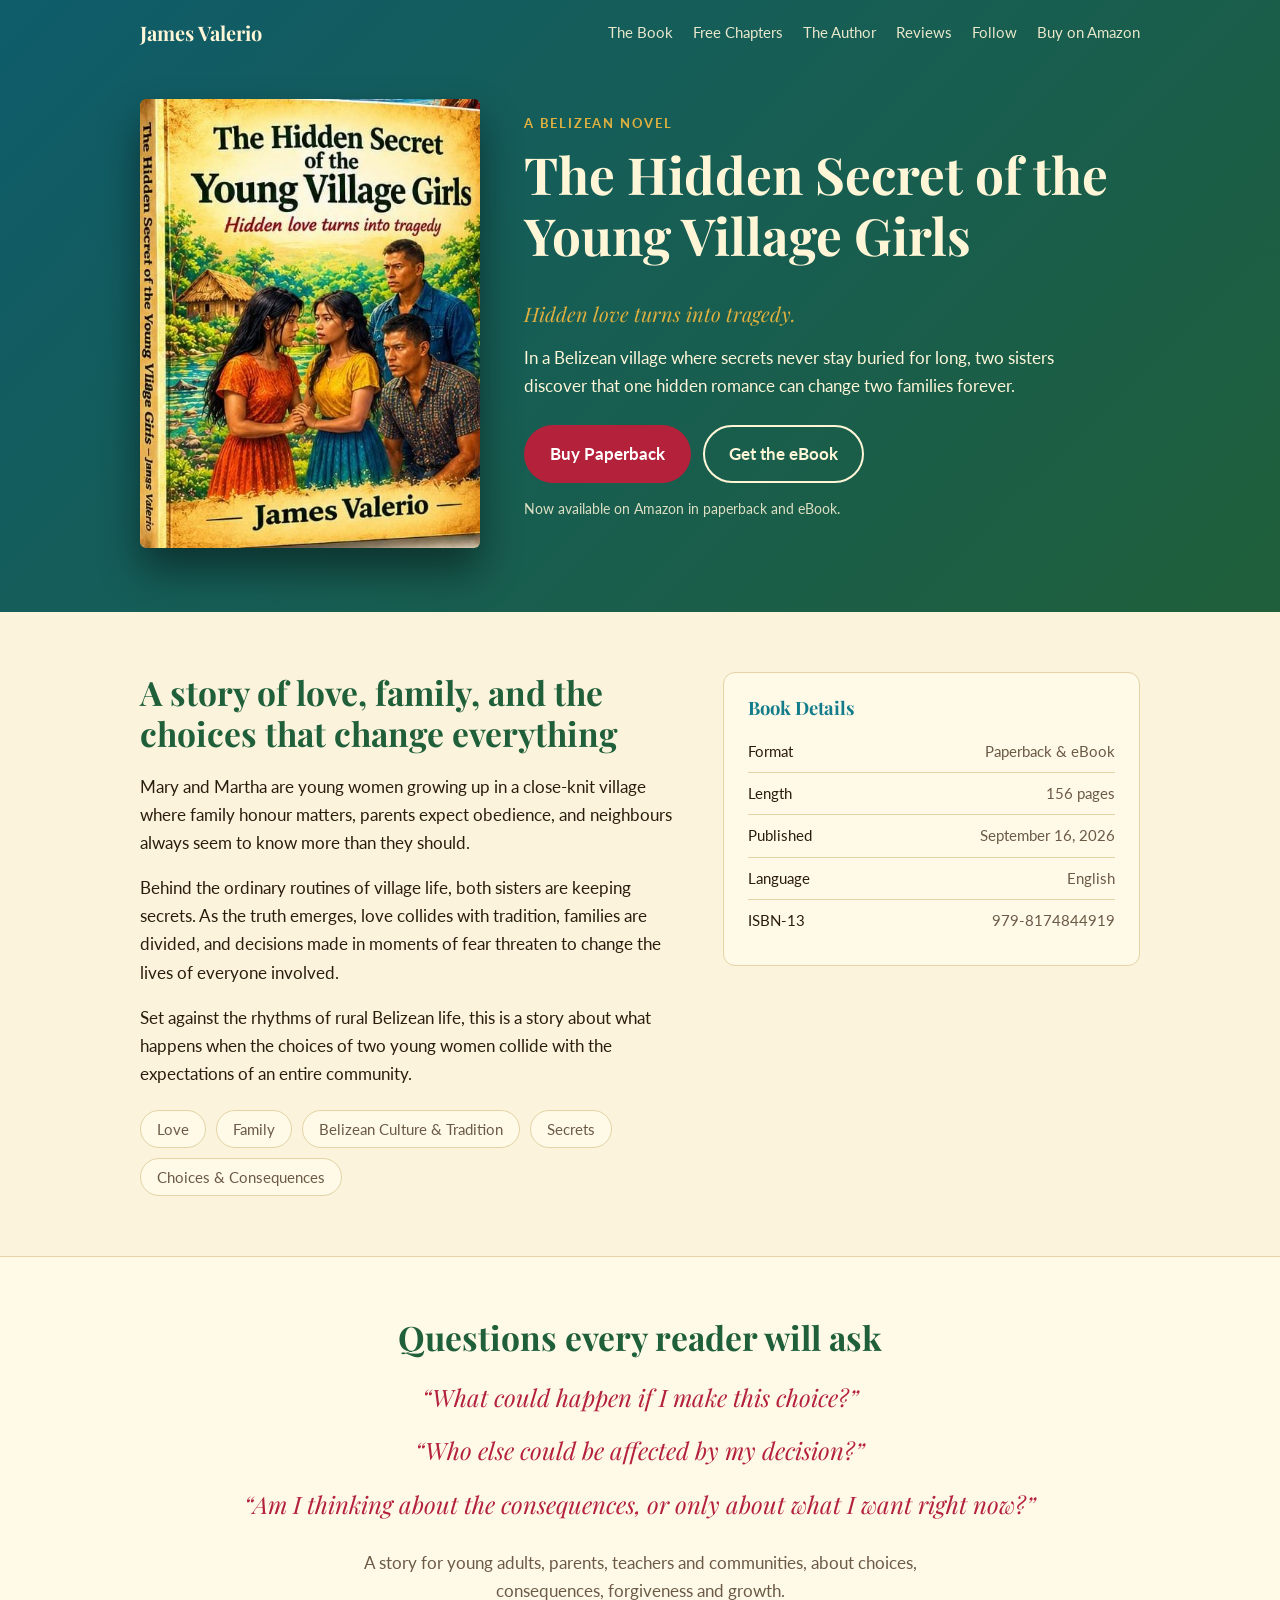
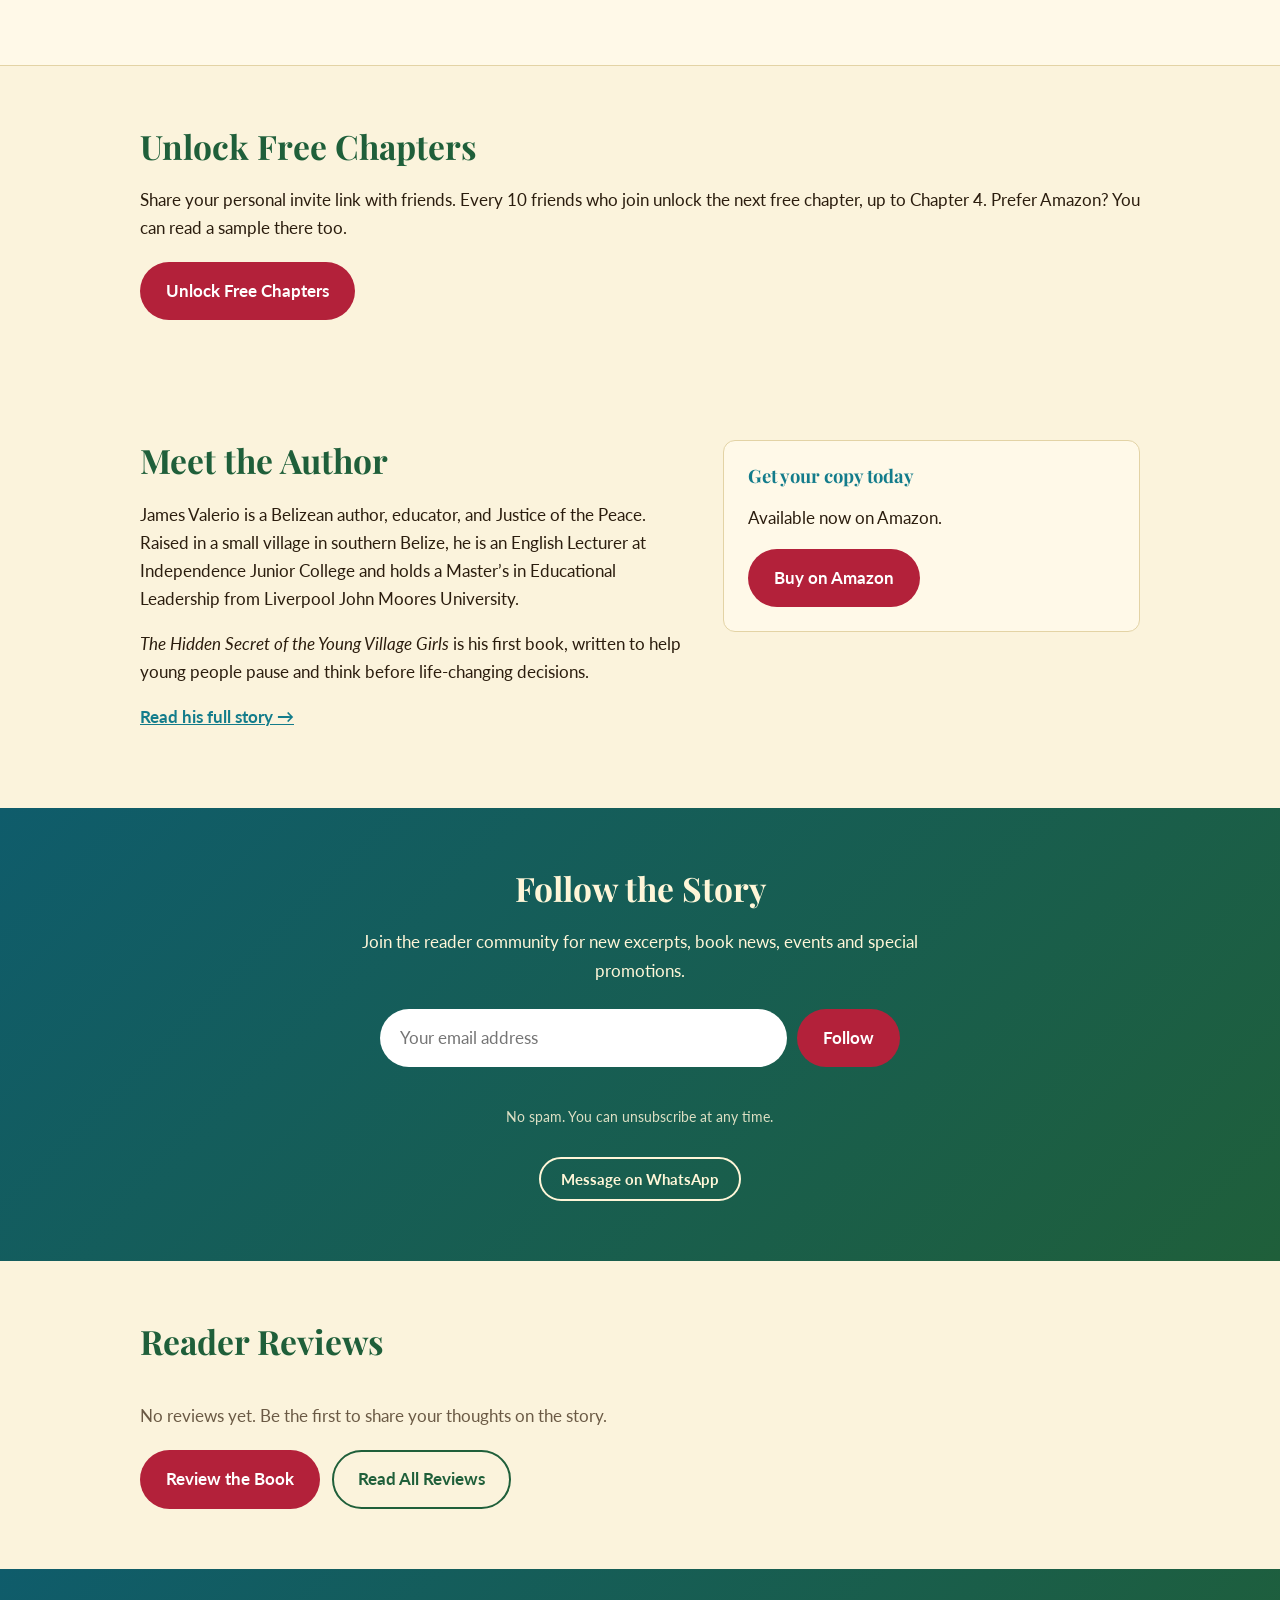
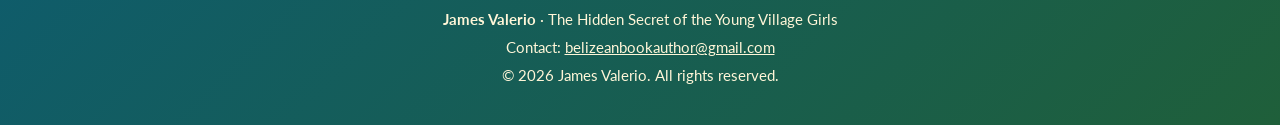
<file: index.html>
<!DOCTYPE html>
<html lang="en">
<head>
<meta charset="utf-8">
<meta name="viewport" content="width=device-width, initial-scale=1, viewport-fit=cover">
<title>The Hidden Secret of the Young Village Girls | A Belizean Novel by James Valerio</title>
<meta name="description" content="A Belizean novel of love, family, culture and the choices that change everything, by James Valerio. Available on Amazon in paperback and eBook. Unlock free chapters.">
<link rel="icon" href="favicon.ico" sizes="any">
<link rel="icon" href="favicon.svg" type="image/svg+xml">
<link rel="icon" href="favicon-32.png" type="image/png" sizes="32x32">
<link rel="apple-touch-icon" href="apple-touch-icon.png">
<link rel="manifest" href="site.webmanifest">
<meta name="theme-color" content="#0F5C6B">
<link rel="canonical" href="https://abelizeannovel.pages.dev/">
<meta property="og:site_name" content="James Valerio, Author">
<meta property="og:type" content="book">
<meta property="og:title" content="The Hidden Secret of the Young Village Girls | A Belizean Novel by James Valerio">
<meta property="og:description" content="A Belizean novel of love, family, culture and the choices that change everything, by James Valerio. Available on Amazon in paperback and eBook. Unlock free chapters.">
<meta property="og:url" content="https://abelizeannovel.pages.dev/">
<meta property="og:image" content="https://abelizeannovel.pages.dev/images/share.jpg">
<meta property="og:image:width" content="1200">
<meta property="og:image:height" content="630">
<meta property="og:image:alt" content="The Hidden Secret of the Young Village Girls by James Valerio, a Belizean novel">
<meta name="twitter:card" content="summary_large_image">
<meta name="twitter:title" content="The Hidden Secret of the Young Village Girls | A Belizean Novel by James Valerio">
<meta name="twitter:description" content="A Belizean novel of love, family, culture and the choices that change everything, by James Valerio. Available on Amazon in paperback and eBook. Unlock free chapters.">
<meta name="twitter:image" content="https://abelizeannovel.pages.dev/images/share.jpg">
<script type="application/ld+json">
{
  "@context": "https://schema.org",
  "@type": "Book",
  "name": "The Hidden Secret of the Young Village Girls",
  "alternativeHeadline": "Hidden love turns into tragedy",
  "author": {
    "@type": "Person",
    "name": "James Valerio",
    "url": "https://abelizeannovel.pages.dev/about.html"
  },
  "inLanguage": "en",
  "genre": "Belizean and Caribbean cultural novel",
  "description": "In a Belizean village where secrets never stay buried for long, two sisters discover that one hidden romance can change two families forever.",
  "image": "https://abelizeannovel.pages.dev/images/share.jpg",
  "url": "https://abelizeannovel.pages.dev/",
  "datePublished": "2026-09-16",
  "numberOfPages": 156,
  "publisher": {
    "@type": "Organization",
    "name": "Independently published"
  },
  "isbn": "9798174844919",
  "workExample": [
    {
      "@type": "Book",
      "bookFormat": "https://schema.org/Paperback",
      "isbn": "9798174844919",
      "url": "https://www.amazon.com/dp/B0HKVCFZZQ"
    },
    {
      "@type": "Book",
      "bookFormat": "https://schema.org/EBook",
      "url": "https://www.amazon.com/dp/B0HKVCFZZQ"
    }
  ]
}
</script>
<link rel="preconnect" href="https://fonts.googleapis.com">
<link rel="preconnect" href="https://fonts.gstatic.com" crossorigin>
<link href="https://fonts.googleapis.com/css2?family=Playfair+Display:wght@600;700&family=Lato:wght@400;700&display=swap" rel="stylesheet">
<link rel="stylesheet" href="css/style.css">
  <meta name="google-site-verification" content="QlOdJtveQtqfkmyfO0rqLwj7HkNF2HQE8Sh2CJdxcz8" />
  <meta name="p:domain_verify" content="bacd881429000dadc035f189c14fcaae"/>
</head>
<body>
<header>
  <div class="wrap">
    <div class="bar">
      <a class="brand" href="#top">James Valerio</a>
      <nav>
        <a href="#book">The Book</a>
        <a href="#sample">Free Chapters</a>
        <a href="about.html">The Author</a>
        <a href="reviews.html">Reviews</a>
        <a href="#follow">Follow</a>
        <a href="https://www.amazon.com/dp/B0HKVCFZZQ" target="_blank" rel="noopener">Buy on Amazon</a>
      </nav>
    </div>
    <div class="hero" id="top">
      <img class="cover" src="images/cover.jpg" width="466" height="616" alt="Book cover of The Hidden Secret of the Young Village Girls by James Valerio">
      <div>
        <p class="kicker">A Belizean Novel</p>
        <h1>The Hidden Secret of the Young Village Girls</h1>
        <p class="tag">Hidden love turns into tragedy.</p>
        <p class="hook">In a Belizean village where secrets never stay buried for long, two sisters discover that one hidden romance can change two families forever.</p>
        <div class="btns">
          <a class="btn p" href="https://www.amazon.com/dp/B0HKVCFZZQ" target="_blank" rel="noopener">Buy Paperback</a>
          <a class="btn s" href="https://www.amazon.com/dp/B0HKVCFZZQ" target="_blank" rel="noopener">Get the eBook</a>
        </div>
        <p class="small">Now available on Amazon in paperback and eBook.</p>
      </div>
    </div>
  </div>
</header>

<section id="book">
  <div class="wrap two">
    <div>
      <h2>A story of love, family, and the choices that change everything</h2>
      <p>Mary and Martha are young women growing up in a close-knit village where family honour matters, parents expect obedience, and neighbours always seem to know more than they should.</p>
      <p>Behind the ordinary routines of village life, both sisters are keeping secrets. As the truth emerges, love collides with tradition, families are divided, and decisions made in moments of fear threaten to change the lives of everyone involved.</p>
      <p>Set against the rhythms of rural Belizean life, this is a story about what happens when the choices of two young women collide with the expectations of an entire community.</p>
      <div class="chips">
        <span class="chip">Love</span><span class="chip">Family</span><span class="chip">Belizean Culture &amp; Tradition</span><span class="chip">Secrets</span><span class="chip">Choices &amp; Consequences</span>
      </div>
    </div>
    <div class="card" id="details">
      <h3>Book Details</h3>
      <ul>
        <li>Format <span>Paperback &amp; eBook</span></li>
        <li>Length <span>156 pages</span></li>
        <li>Published <span>September 16, 2026</span></li>
        <li>Language <span>English</span></li>
        <li>ISBN-13 <span>979-8174844919</span></li>
      </ul>
    </div>
  </div>
</section>

<section class="ask center">
  <div class="wrap">
    <h2>Questions every reader will ask</h2>
    <blockquote>&ldquo;What could happen if I make this choice?&rdquo;</blockquote>
    <blockquote>&ldquo;Who else could be affected by my decision?&rdquo;</blockquote>
    <blockquote>&ldquo;Am I thinking about the consequences, or only about what I want right now?&rdquo;</blockquote>
    <p>A story for young adults, parents, teachers and communities, about choices, consequences, forgiveness and growth.</p>
  </div>
</section>

<section id="sample">
  <div class="wrap">
    <h2>Unlock Free Chapters</h2>
    <p>Share your personal invite link with friends. Every 10 friends who join unlock the next free chapter, up to Chapter 4. Prefer Amazon? You can read a sample there too.</p>
    <div class="btnrow">
      <a class="btn p" href="read-free.html">Unlock Free Chapters</a>
    </div>
  </div>
</section>

<section id="author">
  <div class="wrap two">
    <div>
      <h2>Meet the Author</h2>
      <p>James Valerio is a Belizean author, educator, and Justice of the Peace. Raised in a small village in southern Belize, he is an English Lecturer at Independence Junior College and holds a Master&rsquo;s in Educational Leadership from Liverpool John Moores University.</p>
      <p><em>The Hidden Secret of the Young Village Girls</em> is his first book, written to help young people pause and think before life-changing decisions.</p>
      <p><a class="link" href="about.html">Read his full story &rarr;</a></p>
    </div>
    <div class="card">
      <h3>Get your copy today</h3>
      <p>Available now on Amazon.</p>
      <a class="btn p" href="https://www.amazon.com/dp/B0HKVCFZZQ" target="_blank" rel="noopener">Buy on Amazon</a>
    </div>
  </div>
</section>

<section id="follow" class="follow">
  <div class="wrap">
    <h2>Follow the Story</h2>
    <p>Join the reader community for new excerpts, book news, events and special promotions.</p>
    <!-- Connected to the Kit form (ID 9991150). Responses load in the hidden iframe so visitors stay on the page. -->
    <form class="signup" action="https://app.kit.com/forms/9991150/subscriptions" method="post" target="kit-frame" data-ajax data-success="Success! Now check your email to confirm your subscription.">
      <input type="email" name="email_address" placeholder="Your email address" aria-label="Email address" required>
      <button class="btn p" type="submit">Follow</button>
      <p class="msg" role="status"></p>
    </form>
    <iframe name="kit-frame" title="Signup response" hidden></iframe>
    <p class="note">No spam. You can unsubscribe at any time.</p>
    <div class="social">
      <a href="https://wa.me/5016564588?text=Hello%20Mr.%20Valerio%2C%20I%20found%20your%20website%20and%20I%20would%20like%20to%20know%20more%20about%20your%20book." target="_blank" rel="noopener">Message on WhatsApp</a>
    </div>
  </div>
</section>

<section id="reviews">
  <div class="wrap">
    <h2>Reader Reviews</h2>
    <div class="reviews" data-reviews data-limit="3"></div>
    <p class="empty" data-empty>No reviews yet. Be the first to share your thoughts on the story.</p>
    <div class="btnrow">
      <a class="btn p" href="after-reading.html">Review the Book</a>
      <a class="btn alt" href="reviews.html">Read All Reviews</a>
    </div>
  </div>
</section>

<footer>
  <div class="wrap">
    <p><strong>James Valerio</strong> &middot; The Hidden Secret of the Young Village Girls</p>
    <p>Contact: <a href="mailto:belizeanbookauthor@gmail.com">belizeanbookauthor@gmail.com</a></p>
    <p>&copy; 2026 James Valerio. All rights reserved.</p>
  </div>
</footer>
<script src="js/config.js"></script>
<script src="js/reviews.js"></script>
<script src="js/main.js" defer></script>
</body>
</html>
</file>
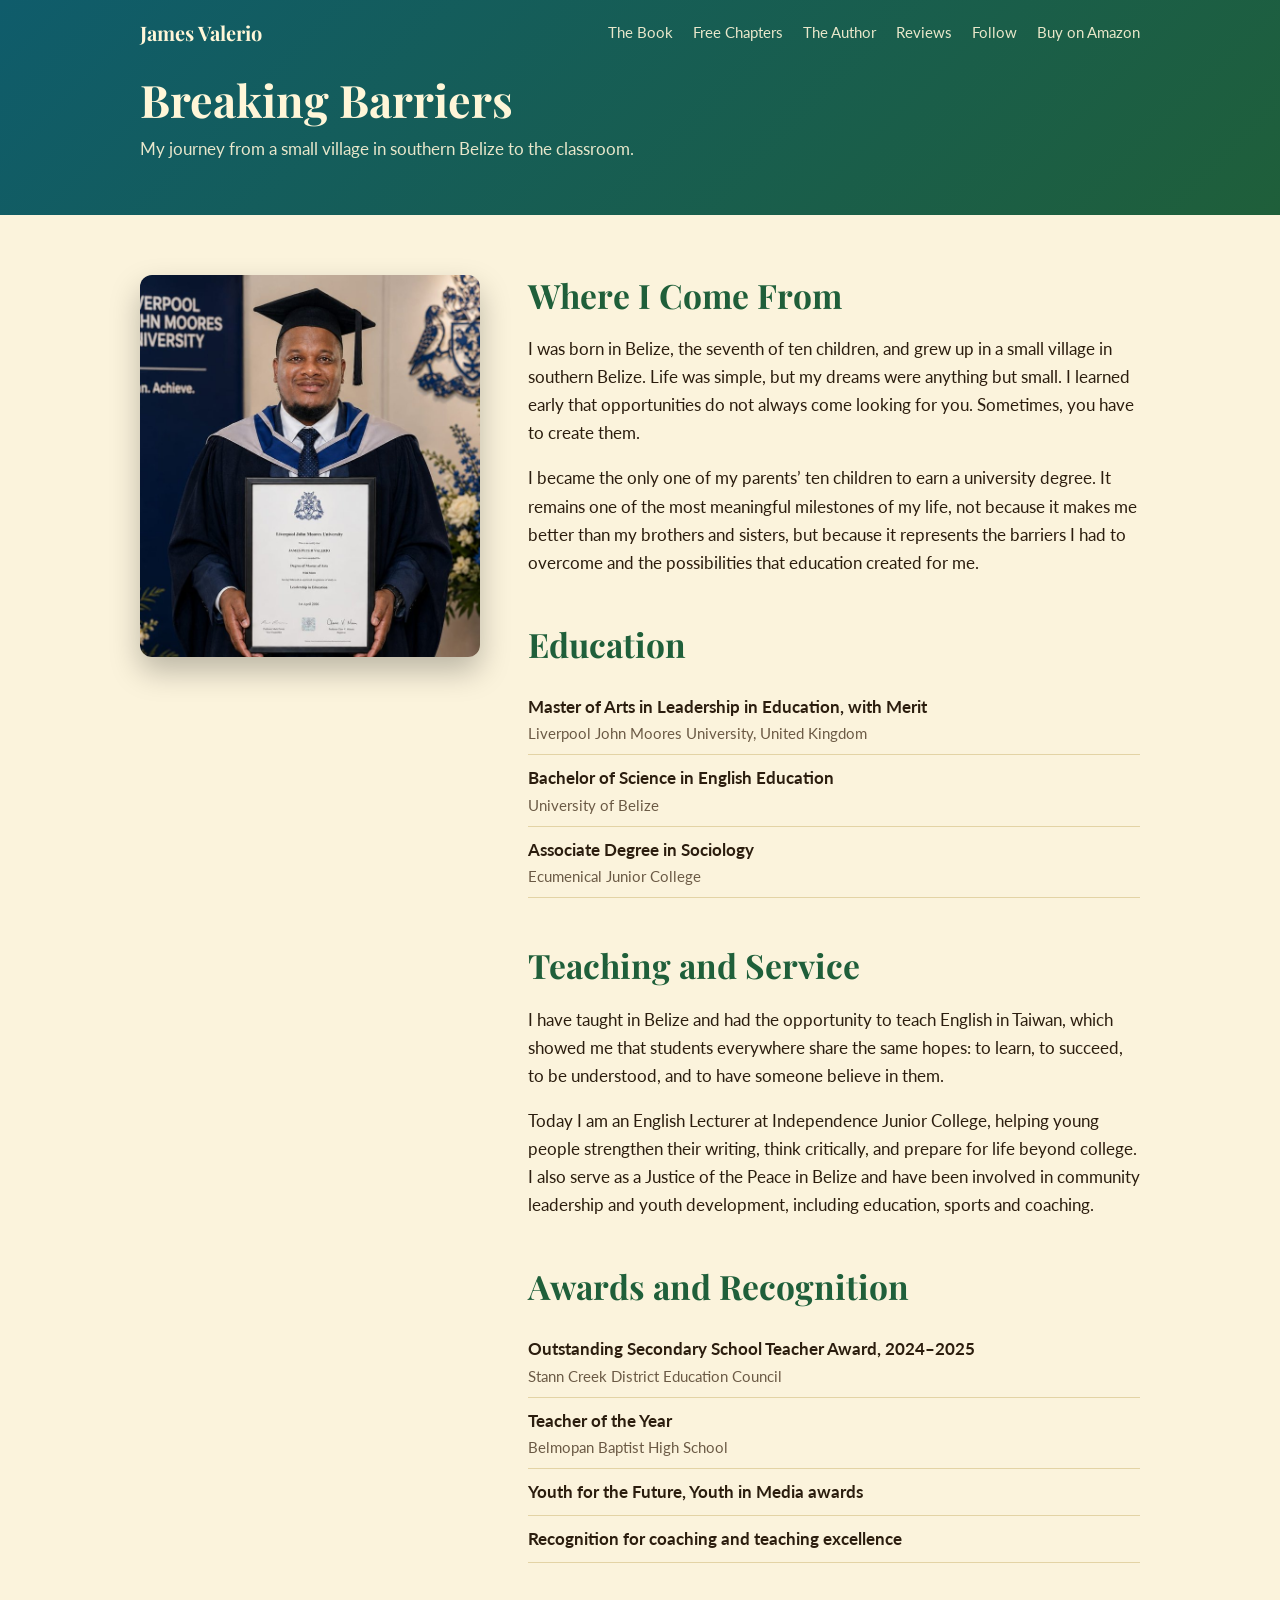
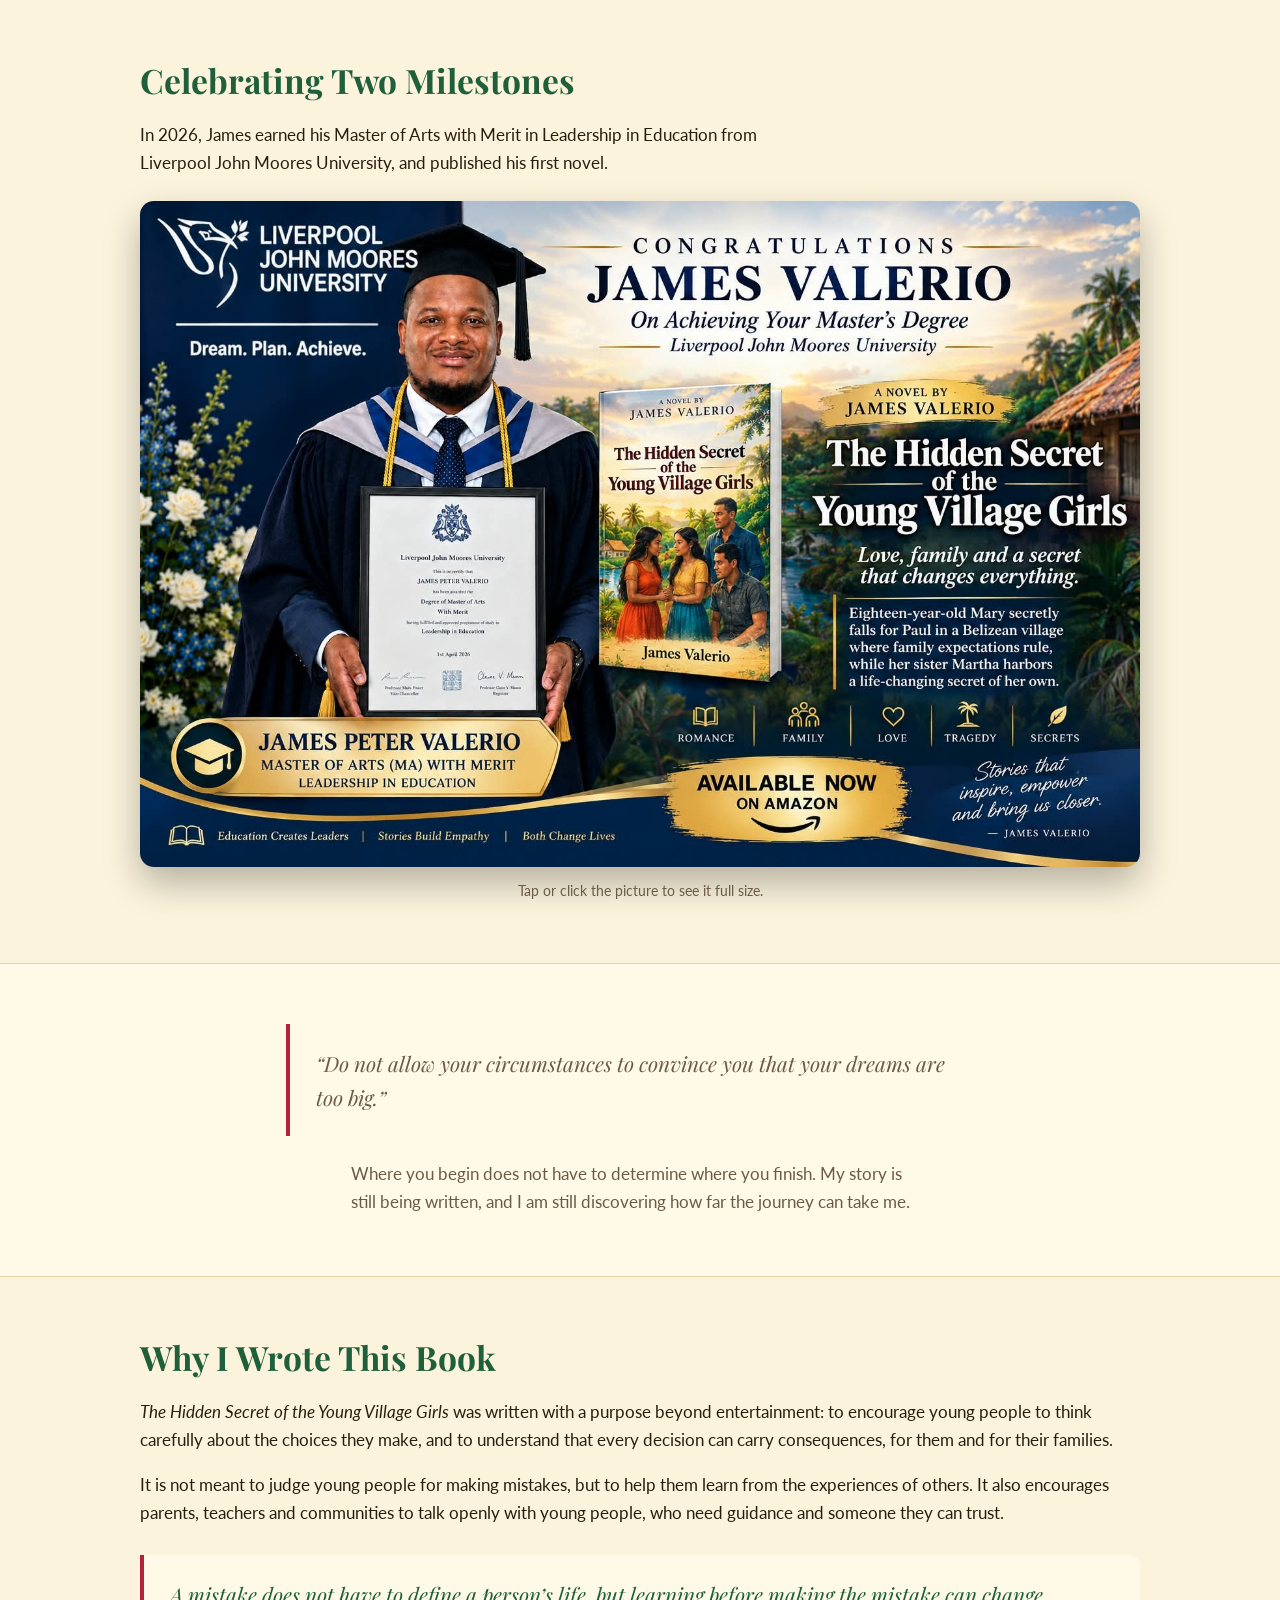
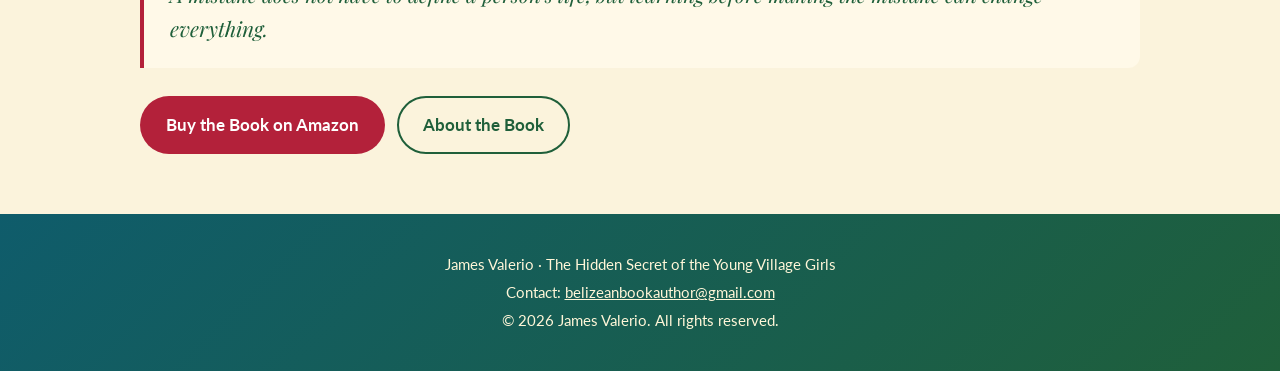
<file: about.html>
<!DOCTYPE html>
<html lang="en">
<head>
<meta charset="utf-8">
<meta name="viewport" content="width=device-width, initial-scale=1, viewport-fit=cover">
<title>About James Valerio | Belizean Author and Educator</title>
<meta name="description" content="James Valerio is a Belizean author, educator and Justice of the Peace. Read his story of breaking barriers, from a small village in southern Belize to the classroom.">
<link rel="icon" href="favicon.ico" sizes="any">
<link rel="icon" href="favicon.svg" type="image/svg+xml">
<link rel="icon" href="favicon-32.png" type="image/png" sizes="32x32">
<link rel="apple-touch-icon" href="apple-touch-icon.png">
<link rel="manifest" href="site.webmanifest">
<meta name="theme-color" content="#0F5C6B">
<link rel="canonical" href="https://abelizeannovel.pages.dev/about.html">
<meta property="og:site_name" content="James Valerio, Author">
<meta property="og:type" content="website">
<meta property="og:title" content="About James Valerio | Belizean Author and Educator">
<meta property="og:description" content="James Valerio is a Belizean author, educator and Justice of the Peace. Read his story of breaking barriers, from a small village in southern Belize to the classroom.">
<meta property="og:url" content="https://abelizeannovel.pages.dev/about.html">
<meta property="og:image" content="https://abelizeannovel.pages.dev/images/share.jpg">
<meta property="og:image:width" content="1200">
<meta property="og:image:height" content="630">
<meta property="og:image:alt" content="The Hidden Secret of the Young Village Girls by James Valerio, a Belizean novel">
<meta name="twitter:card" content="summary_large_image">
<meta name="twitter:title" content="About James Valerio | Belizean Author and Educator">
<meta name="twitter:description" content="James Valerio is a Belizean author, educator and Justice of the Peace. Read his story of breaking barriers, from a small village in southern Belize to the classroom.">
<meta name="twitter:image" content="https://abelizeannovel.pages.dev/images/share.jpg">
<script type="application/ld+json">
{
  "@context": "https://schema.org",
  "@type": "Person",
  "name": "James Valerio",
  "url": "https://abelizeannovel.pages.dev/about.html",
  "image": "https://abelizeannovel.pages.dev/images/james-valerio.jpg",
  "jobTitle": "Author and English Lecturer",
  "description": "Belizean author, educator and Justice of the Peace.",
  "worksFor": {
    "@type": "CollegeOrUniversity",
    "name": "Independence Junior College"
  },
  "alumniOf": [
    {
      "@type": "CollegeOrUniversity",
      "name": "Liverpool John Moores University"
    },
    {
      "@type": "CollegeOrUniversity",
      "name": "University of Belize"
    },
    {
      "@type": "CollegeOrUniversity",
      "name": "Ecumenical Junior College"
    }
  ],
  "nationality": "Belizean",
  "author": {
    "@type": "Book",
    "name": "The Hidden Secret of the Young Village Girls"
  }
}
</script>
<link rel="preconnect" href="https://fonts.googleapis.com">
<link rel="preconnect" href="https://fonts.gstatic.com" crossorigin>
<link href="https://fonts.googleapis.com/css2?family=Playfair+Display:wght@600;700&family=Lato:wght@400;700&display=swap" rel="stylesheet">
<link rel="stylesheet" href="css/style.css">
</head>
<body>
<header>
  <div class="wrap">
    <div class="bar">
      <a class="brand" href="index.html">James Valerio</a>
      <nav>
        <a href="index.html#book">The Book</a>
        <a href="index.html#sample">Free Chapters</a>
        <a href="about.html">The Author</a>
        <a href="reviews.html">Reviews</a>
        <a href="index.html#follow">Follow</a>
        <a href="https://www.amazon.com/dp/B0HKVCFZZQ" target="_blank" rel="noopener">Buy on Amazon</a>
      </nav>
    </div>
    <div class="page-title">
      <h1>Breaking Barriers</h1>
      <p>My journey from a small village in southern Belize to the classroom.</p>
    </div>
  </div>
</header>

<section>
  <div class="wrap about">
    <img class="portrait" src="images/james-valerio.jpg" width="720" height="808" alt="James Valerio in graduation gown holding his Master's degree certificate">
    <div>
      <h2>Where I Come From</h2>
      <p>I was born in Belize, the seventh of ten children, and grew up in a small village in southern Belize. Life was simple, but my dreams were anything but small. I learned early that opportunities do not always come looking for you. Sometimes, you have to create them.</p>
      <p>I became the only one of my parents&rsquo; ten children to earn a university degree. It remains one of the most meaningful milestones of my life, not because it makes me better than my brothers and sisters, but because it represents the barriers I had to overcome and the possibilities that education created for me.</p>

      <h2>Education</h2>
      <ul class="creds">
        <li>Master of Arts in Leadership in Education, with Merit<span>Liverpool John Moores University, United Kingdom</span></li>
        <li>Bachelor of Science in English Education<span>University of Belize</span></li>
        <li>Associate Degree in Sociology<span>Ecumenical Junior College</span></li>
      </ul>

      <h2>Teaching and Service</h2>
      <p>I have taught in Belize and had the opportunity to teach English in Taiwan, which showed me that students everywhere share the same hopes: to learn, to succeed, to be understood, and to have someone believe in them.</p>
      <p>Today I am an English Lecturer at Independence Junior College, helping young people strengthen their writing, think critically, and prepare for life beyond college. I also serve as a Justice of the Peace in Belize and have been involved in community leadership and youth development, including education, sports and coaching.</p>

      <h2>Awards and Recognition</h2>
      <ul class="creds">
        <li>Outstanding Secondary School Teacher Award, 2024&ndash;2025<span>Stann Creek District Education Council</span></li>
        <li>Teacher of the Year<span>Belmopan Baptist High School</span></li>
        <li>Youth for the Future, Youth in Media awards</li>
        <li>Recognition for coaching and teaching excellence</li>
      </ul>
    </div>
  </div>
</section>

<section class="milestone">
  <div class="wrap">
    <h2>Celebrating Two Milestones</h2>
    <p class="lead-in">In 2026, James earned his Master of Arts with Merit in Leadership in Education from Liverpool John Moores University, and published his first novel.</p>
    <figure class="banner">
      <a href="images/milestone-1536.jpg" target="_blank" rel="noopener">
        <img src="images/milestone-800.jpg" srcset="images/milestone-800.jpg 800w, images/milestone-1536.jpg 1536w" sizes="(max-width: 1050px) 100vw, 1000px" width="1536" height="1024" loading="lazy" alt="Congratulations graphic: James Valerio in a graduation gown holding his Master of Arts with Merit certificate from Liverpool John Moores University, beside the cover of his novel The Hidden Secret of the Young Village Girls, available now on Amazon.">
      </a>
      <figcaption>Tap or click the picture to see it full size.</figcaption>
    </figure>
  </div>
</section>

<section class="ask">
  <div class="wrap">
    <p class="pull">&ldquo;Do not allow your circumstances to convince you that your dreams are too big.&rdquo;</p>
    <p>Where you begin does not have to determine where you finish. My story is still being written, and I am still discovering how far the journey can take me.</p>
  </div>
</section>

<section>
  <div class="wrap">
    <h2>Why I Wrote This Book</h2>
    <p><em>The Hidden Secret of the Young Village Girls</em> was written with a purpose beyond entertainment: to encourage young people to think carefully about the choices they make, and to understand that every decision can carry consequences, for them and for their families.</p>
    <p>It is not meant to judge young people for making mistakes, but to help them learn from the experiences of others. It also encourages parents, teachers and communities to talk openly with young people, who need guidance and someone they can trust.</p>
    <p class="pull">A mistake does not have to define a person&rsquo;s life, but learning before making the mistake can change everything.</p>
    <div class="btnrow">
      <a class="btn p" href="https://www.amazon.com/dp/B0HKVCFZZQ" target="_blank" rel="noopener">Buy the Book on Amazon</a>
      <a class="btn alt" href="index.html#book">About the Book</a>
    </div>
  </div>
</section>

<footer>
  <div class="wrap">
    <p>James Valerio &middot; The Hidden Secret of the Young Village Girls</p>
    <p>Contact: <a href="mailto:belizeanbookauthor@gmail.com">belizeanbookauthor@gmail.com</a></p>
    <p>&copy; 2026 James Valerio. All rights reserved.</p>
  </div>
</footer>
<script src="js/config.js"></script>
<script src="js/reviews.js"></script>
<script src="js/main.js" defer></script>
</body>
</html>
</file>
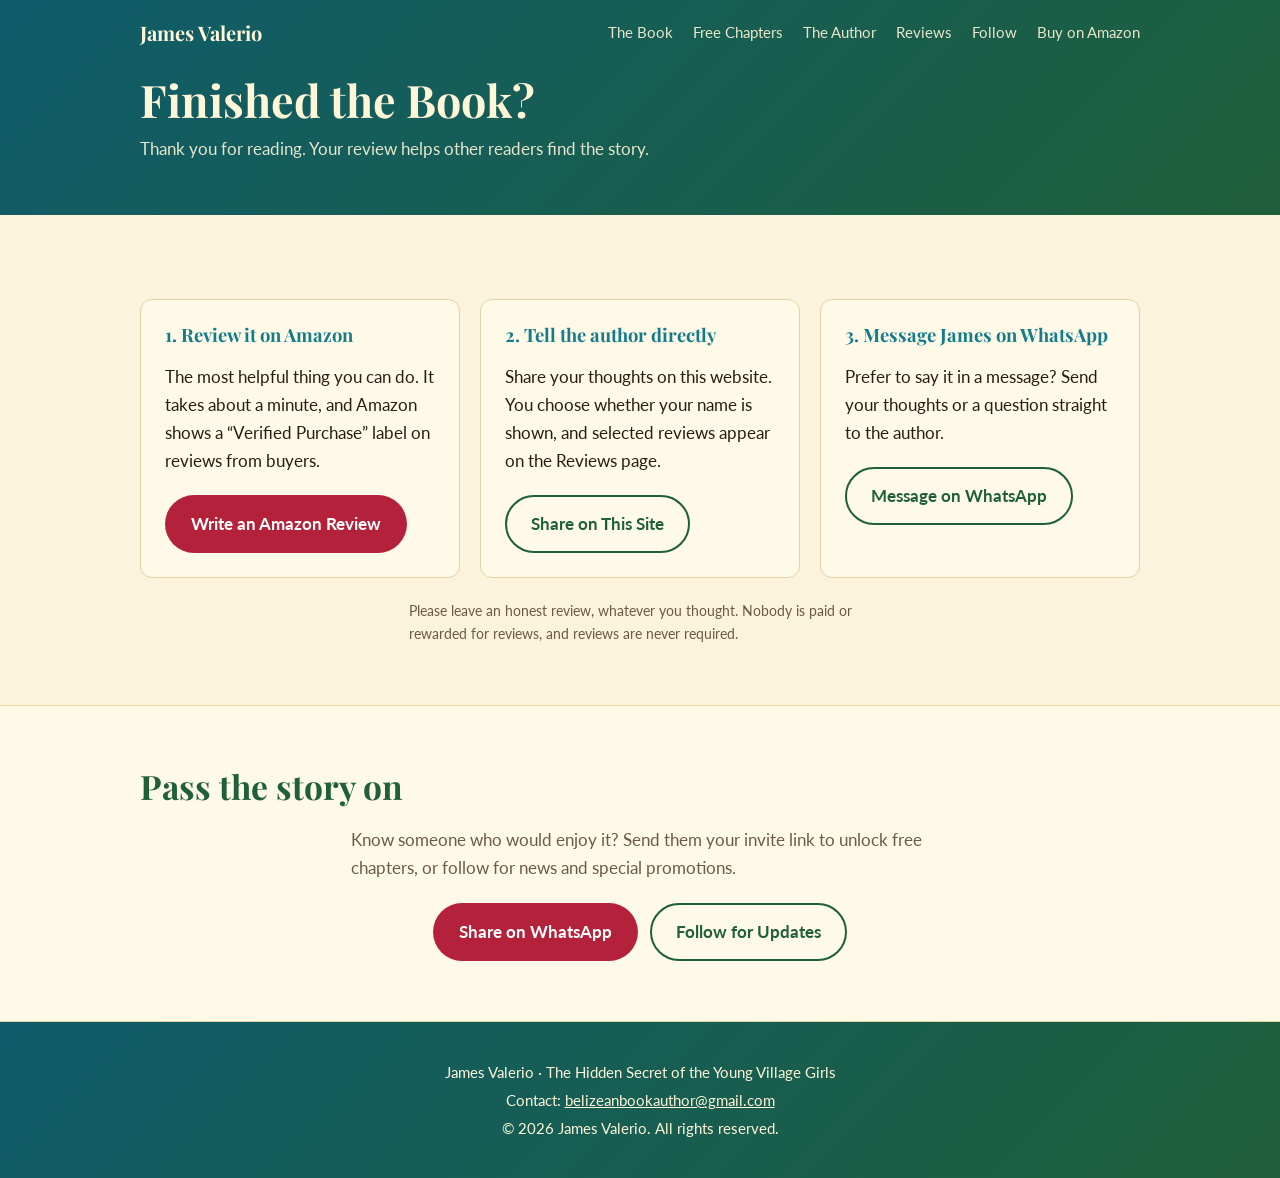
<file: after-reading.html>
<!DOCTYPE html>
<html lang="en">
<head>
<meta charset="utf-8">
<meta name="viewport" content="width=device-width, initial-scale=1, viewport-fit=cover">
<title>Finished the Book? Leave a Review | The Hidden Secret of the Young Village Girls</title>
<meta name="description" content="Thank you for reading The Hidden Secret of the Young Village Girls. Leave a review on Amazon, share your thoughts with the author, or pass the story on.">
<link rel="icon" href="favicon.ico" sizes="any">
<link rel="icon" href="favicon.svg" type="image/svg+xml">
<link rel="icon" href="favicon-32.png" type="image/png" sizes="32x32">
<link rel="apple-touch-icon" href="apple-touch-icon.png">
<link rel="manifest" href="site.webmanifest">
<meta name="theme-color" content="#0F5C6B">
<link rel="canonical" href="https://abelizeannovel.pages.dev/after-reading.html">
<meta property="og:site_name" content="James Valerio, Author">
<meta property="og:type" content="website">
<meta property="og:title" content="Finished the Book? Leave a Review | The Hidden Secret of the Young Village Girls">
<meta property="og:description" content="Thank you for reading The Hidden Secret of the Young Village Girls. Leave a review on Amazon, share your thoughts with the author, or pass the story on.">
<meta property="og:url" content="https://abelizeannovel.pages.dev/after-reading.html">
<meta property="og:image" content="https://abelizeannovel.pages.dev/images/share.jpg">
<meta property="og:image:width" content="1200">
<meta property="og:image:height" content="630">
<meta property="og:image:alt" content="The Hidden Secret of the Young Village Girls by James Valerio, a Belizean novel">
<meta name="twitter:card" content="summary_large_image">
<meta name="twitter:title" content="Finished the Book? Leave a Review | The Hidden Secret of the Young Village Girls">
<meta name="twitter:description" content="Thank you for reading The Hidden Secret of the Young Village Girls. Leave a review on Amazon, share your thoughts with the author, or pass the story on.">
<meta name="twitter:image" content="https://abelizeannovel.pages.dev/images/share.jpg">
<link rel="preconnect" href="https://fonts.googleapis.com">
<link rel="preconnect" href="https://fonts.gstatic.com" crossorigin>
<link href="https://fonts.googleapis.com/css2?family=Playfair+Display:wght@600;700&family=Lato:wght@400;700&display=swap" rel="stylesheet">
<link rel="stylesheet" href="css/style.css">
</head>
<body>
<header>
  <div class="wrap">
    <div class="bar">
      <a class="brand" href="index.html">James Valerio</a>
      <nav>
        <a href="index.html#book">The Book</a>
        <a href="index.html#sample">Free Chapters</a>
        <a href="about.html">The Author</a>
        <a href="reviews.html">Reviews</a>
        <a href="index.html#follow">Follow</a>
        <a href="https://www.amazon.com/dp/B0HKVCFZZQ" target="_blank" rel="noopener">Buy on Amazon</a>
      </nav>
    </div>
    <div class="page-title">
      <h1>Finished the Book?</h1>
      <p>Thank you for reading. Your review helps other readers find the story.</p>
    </div>
  </div>
</header>

<section>
  <div class="wrap">
    <div class="reviews">
      <div class="card">
        <h3>1. Review it on Amazon</h3>
        <p>The most helpful thing you can do. It takes about a minute, and Amazon shows a &ldquo;Verified Purchase&rdquo; label on reviews from buyers.</p>
        <div class="btnrow"><a class="btn p" href="https://www.amazon.com/review/create-review?asin=B0HKVCFZZQ" target="_blank" rel="noopener">Write an Amazon Review</a></div>
      </div>
      <div class="card">
        <h3>2. Tell the author directly</h3>
        <p>Share your thoughts on this website. You choose whether your name is shown, and selected reviews appear on the Reviews page.</p>
        <div class="btnrow"><a class="btn alt" href="reviews.html#write">Share on This Site</a></div>
      </div>
      <div class="card">
        <h3>3. Message James on WhatsApp</h3>
        <p>Prefer to say it in a message? Send your thoughts or a question straight to the author.</p>
        <div class="btnrow"><a class="btn alt" href="https://wa.me/5016564588?text=Hello%20Mr.%20Valerio%2C%20I%20just%20finished%20reading%20The%20Hidden%20Secret%20of%20the%20Young%20Village%20Girls." target="_blank" rel="noopener">Message on WhatsApp</a></div>
      </div>
    </div>
    <p class="fine">Please leave an honest review, whatever you thought. Nobody is paid or rewarded for reviews, and reviews are never required.</p>
  </div>
</section>

<section class="ask">
  <div class="wrap">
    <h2>Pass the story on</h2>
    <p class="lead">Know someone who would enjoy it? Send them your invite link to unlock free chapters, or follow for news and special promotions.</p>
    <div class="btnrow center-row">
      <a class="btn p" href="https://wa.me/5016564588?text=I%20just%20read%20%22The%20Hidden%20Secret%20of%20the%20Young%20Village%20Girls%22%2C%20a%20Belizean%20novel%20by%20James%20Valerio.%20You%20can%20unlock%20free%20chapters%20here%3A%20https%3A//abelizeannovel.pages.dev/read-free.html" target="_blank" rel="noopener">Share on WhatsApp</a>
      <a class="btn alt" href="index.html#follow">Follow for Updates</a>
    </div>
  </div>
</section>
<footer>
  <div class="wrap">
    <p>James Valerio &middot; The Hidden Secret of the Young Village Girls</p>
    <p>Contact: <a href="mailto:belizeanbookauthor@gmail.com">belizeanbookauthor@gmail.com</a></p>
    <p>&copy; 2026 James Valerio. All rights reserved.</p>
  </div>
</footer>
<script src="js/config.js"></script>
<script src="js/reviews.js"></script>
<script src="js/main.js" defer></script>
</body>
</html>
</file>
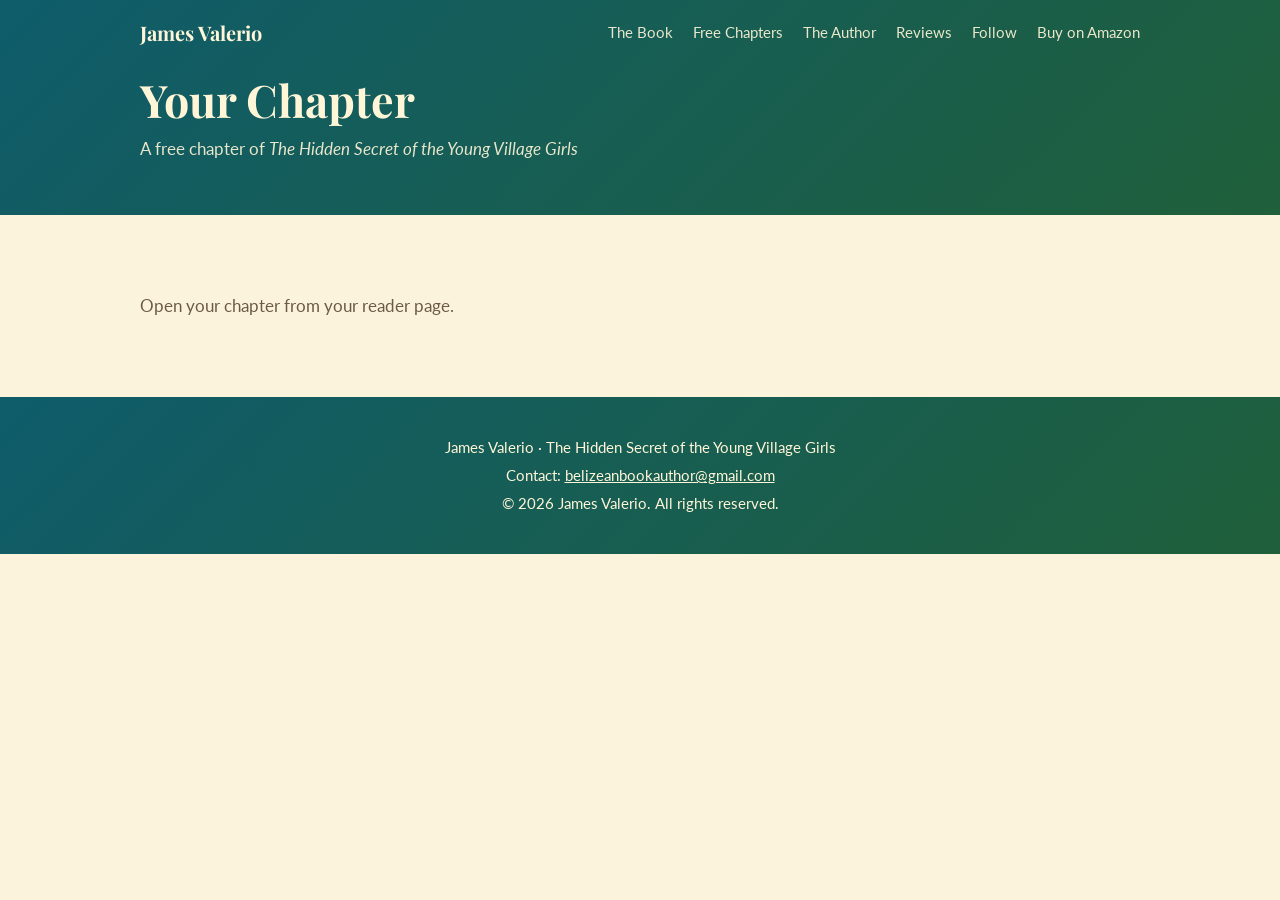
<file: chapter.html>
<!DOCTYPE html>
<html lang="en">
<head>
<meta charset="utf-8">
<meta name="viewport" content="width=device-width, initial-scale=1, viewport-fit=cover">
<title>Your Chapter | The Hidden Secret of the Young Village Girls</title>
<meta name="description" content="Your personal reader page.">
<meta name="robots" content="noindex, nofollow">
<link rel="icon" href="favicon.ico" sizes="any">
<link rel="icon" href="favicon.svg" type="image/svg+xml">
<link rel="icon" href="favicon-32.png" type="image/png" sizes="32x32">
<link rel="apple-touch-icon" href="apple-touch-icon.png">
<link rel="manifest" href="site.webmanifest">
<meta name="theme-color" content="#0F5C6B">
<link rel="preconnect" href="https://fonts.googleapis.com">
<link rel="preconnect" href="https://fonts.gstatic.com" crossorigin>
<link href="https://fonts.googleapis.com/css2?family=Playfair+Display:wght@600;700&family=Lato:wght@400;700&display=swap" rel="stylesheet">
<link rel="stylesheet" href="css/style.css">
</head>
<body>
<header>
  <div class="wrap">
    <div class="bar">
      <a class="brand" href="index.html">James Valerio</a>
      <nav>
        <a href="index.html#book">The Book</a>
        <a href="index.html#sample">Free Chapters</a>
        <a href="about.html">The Author</a>
        <a href="reviews.html">Reviews</a>
        <a href="index.html#follow">Follow</a>
        <a href="https://www.amazon.com/dp/B0HKVCFZZQ" target="_blank" rel="noopener">Buy on Amazon</a>
      </nav>
    </div>
    <div class="page-title">
      <h1>Your Chapter</h1>
      <p>A free chapter of <em>The Hidden Secret of the Young Village Girls</em></p>
    </div>
  </div>
</header>

<div class="watermark" data-wm></div>
<section>
  <div class="wrap" data-chapter-page>
    <p class="empty" data-state>Opening your chapter&hellip;</p>
    <article class="chapter" data-body hidden></article>
  </div>
</section>

<section class="ask" data-after hidden>
  <div class="wrap">
    <h2>Keep reading</h2>
    <p class="lead" data-lead>Share your invite link to earn stars and unlock the next chapter, or get the whole story on Amazon.</p>
    <div class="btnrow center-row">
      <a class="btn p" data-back href="stars.html">Back to My Page</a>
      <a class="btn alt" href="https://www.amazon.com/dp/B0HKVCFZZQ" target="_blank" rel="noopener">Get the Book on Amazon</a>
    </div>
    <p class="fine">This chapter is for your personal reading. Please do not copy or repost the text. Share your invite link instead.</p>
  </div>
</section>

<section data-after hidden>
  <div class="wrap two">
    <div>
      <h2>What did you think?</h2>
      <p>Tell the author what you thought of this chapter. With your permission, selected comments may be shown on the Reviews page.</p>
    </div>
    <form class="fb card" action="https://api.web3forms.com/submit" method="post" target="chapter-frame" data-ajax data-success="Thank you! Your feedback has been sent.">
      <input type="hidden" name="access_key" value="3a9a9c80-2a17-4bf0-b35a-da58129a3440">
      <input type="hidden" name="subject" value="Chapter feedback: The Hidden Secret of the Young Village Girls">
      <input type="hidden" name="from_name" value="Author Website Chapter Feedback">
      <input type="hidden" name="chapter" value="" data-chapter-field>
      <input type="checkbox" name="botcheck" tabindex="-1" autocomplete="off" style="display:none">
      <label for="cf-name">Your name (optional)</label>
      <input type="text" id="cf-name" name="name">
      <label for="cf-msg">Your feedback</label>
      <textarea id="cf-msg" name="message" rows="5" required></textarea>
      <label class="check"><input type="checkbox" name="permission_to_publish" value="Yes"> You may share my feedback on this website.</label>
      <button class="btn p" type="submit">Send Feedback</button>
      <p class="msg" role="status"></p>
    </form>
    <iframe name="chapter-frame" title="Feedback response" hidden></iframe>
  </div>
</section>
<footer>
  <div class="wrap">
    <p>James Valerio &middot; The Hidden Secret of the Young Village Girls</p>
    <p>Contact: <a href="mailto:belizeanbookauthor@gmail.com">belizeanbookauthor@gmail.com</a></p>
    <p>&copy; 2026 James Valerio. All rights reserved.</p>
  </div>
</footer>
<script src="js/config.js"></script>
<script src="js/reviews.js"></script>
<script src="js/main.js" defer></script>
</body>
</html>
</file>
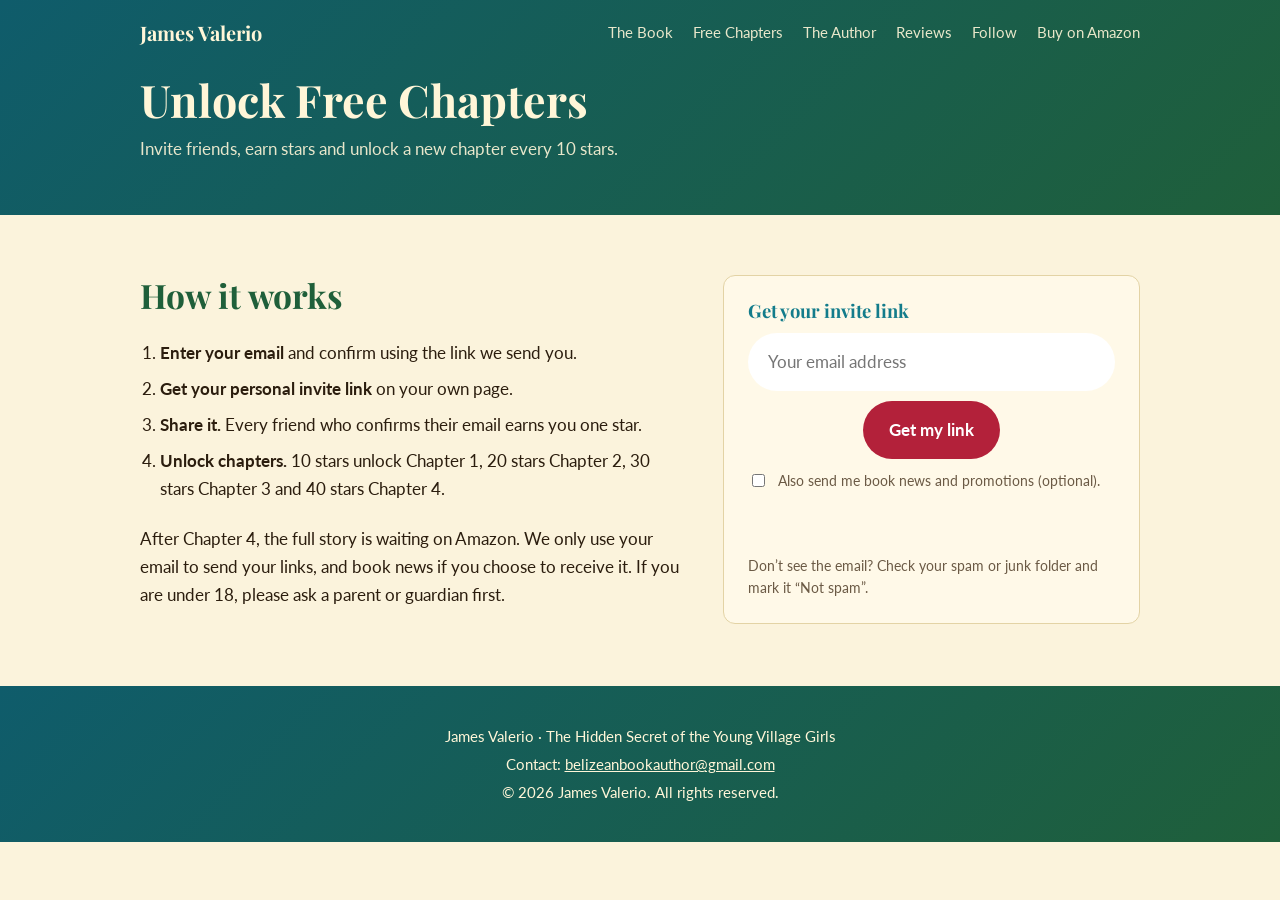
<file: read-free.html>
<!DOCTYPE html>
<html lang="en">
<head>
<meta charset="utf-8">
<meta name="viewport" content="width=device-width, initial-scale=1, viewport-fit=cover">
<title>Unlock Free Chapters | The Hidden Secret of the Young Village Girls</title>
<meta name="description" content="Read the first chapters of The Hidden Secret of the Young Village Girls free. Invite friends, earn stars and unlock a new chapter every 10 stars.">
<link rel="icon" href="favicon.ico" sizes="any">
<link rel="icon" href="favicon.svg" type="image/svg+xml">
<link rel="icon" href="favicon-32.png" type="image/png" sizes="32x32">
<link rel="apple-touch-icon" href="apple-touch-icon.png">
<link rel="manifest" href="site.webmanifest">
<meta name="theme-color" content="#0F5C6B">
<link rel="canonical" href="https://abelizeannovel.pages.dev/read-free.html">
<meta property="og:site_name" content="James Valerio, Author">
<meta property="og:type" content="website">
<meta property="og:title" content="Unlock Free Chapters | The Hidden Secret of the Young Village Girls">
<meta property="og:description" content="Read the first chapters of The Hidden Secret of the Young Village Girls free. Invite friends, earn stars and unlock a new chapter every 10 stars.">
<meta property="og:url" content="https://abelizeannovel.pages.dev/read-free.html">
<meta property="og:image" content="https://abelizeannovel.pages.dev/images/share.jpg">
<meta property="og:image:width" content="1200">
<meta property="og:image:height" content="630">
<meta property="og:image:alt" content="The Hidden Secret of the Young Village Girls by James Valerio, a Belizean novel">
<meta name="twitter:card" content="summary_large_image">
<meta name="twitter:title" content="Unlock Free Chapters | The Hidden Secret of the Young Village Girls">
<meta name="twitter:description" content="Read the first chapters of The Hidden Secret of the Young Village Girls free. Invite friends, earn stars and unlock a new chapter every 10 stars.">
<meta name="twitter:image" content="https://abelizeannovel.pages.dev/images/share.jpg">
<link rel="preconnect" href="https://fonts.googleapis.com">
<link rel="preconnect" href="https://fonts.gstatic.com" crossorigin>
<link href="https://fonts.googleapis.com/css2?family=Playfair+Display:wght@600;700&family=Lato:wght@400;700&display=swap" rel="stylesheet">
<link rel="stylesheet" href="css/style.css">
</head>
<body>
<header>
  <div class="wrap">
    <div class="bar">
      <a class="brand" href="index.html">James Valerio</a>
      <nav>
        <a href="index.html#book">The Book</a>
        <a href="index.html#sample">Free Chapters</a>
        <a href="about.html">The Author</a>
        <a href="reviews.html">Reviews</a>
        <a href="index.html#follow">Follow</a>
        <a href="https://www.amazon.com/dp/B0HKVCFZZQ" target="_blank" rel="noopener">Buy on Amazon</a>
      </nav>
    </div>
    <div class="page-title">
      <h1>Unlock Free Chapters</h1>
      <p>Invite friends, earn stars and unlock a new chapter every 10 stars.</p>
    </div>
  </div>
</header>

<section>
  <div class="wrap two">
    <div>
      <h2>How it works</h2>
      <ol class="steps">
        <li><strong>Enter your email</strong> and confirm using the link we send you.</li>
        <li><strong>Get your personal invite link</strong> on your own page.</li>
        <li><strong>Share it.</strong> Every friend who confirms their email earns you one star.</li>
        <li><strong>Unlock chapters.</strong> 10 stars unlock Chapter 1, 20 stars Chapter 2, 30 stars Chapter 3 and 40 stars Chapter 4.</li>
      </ol>
      <p>After Chapter 4, the full story is waiting on Amazon. We only use your email to send your links, and book news if you choose to receive it. If you are under 18, please ask a parent or guardian first.</p>
    </div>
    <div class="card">
      <h3>Get your invite link</h3>
      <p class="ref-note" data-ref-note hidden>A friend invited you. When you confirm your email, they earn a star.</p>
      <form class="signup" action="https://app.kit.com/forms/9991150/subscriptions" method="post" target="kit-frame" data-ajax data-join data-success="Success! Now check your email to confirm your subscription.">
        <input type="email" name="email_address" placeholder="Your email address" aria-label="Email address" required>
        <button class="btn p" type="submit">Get my link</button>
        <label class="check" data-join-only hidden><input type="checkbox" name="news" value="Yes"> Also send me book news and promotions (optional).</label>
        <p class="msg" role="status"></p>
      </form>
      <p class="fine">Don&rsquo;t see the email? Check your spam or junk folder and mark it &ldquo;Not spam&rdquo;.</p>
      <iframe name="kit-frame" title="Signup response" hidden></iframe>
    </div>
  </div>
</section>

<footer>
  <div class="wrap">
    <p>James Valerio &middot; The Hidden Secret of the Young Village Girls</p>
    <p>Contact: <a href="mailto:belizeanbookauthor@gmail.com">belizeanbookauthor@gmail.com</a></p>
    <p>&copy; 2026 James Valerio. All rights reserved.</p>
  </div>
</footer>
<script src="js/config.js"></script>
<script src="js/reviews.js"></script>
<script src="js/main.js" defer></script>
</body>
</html>
</file>
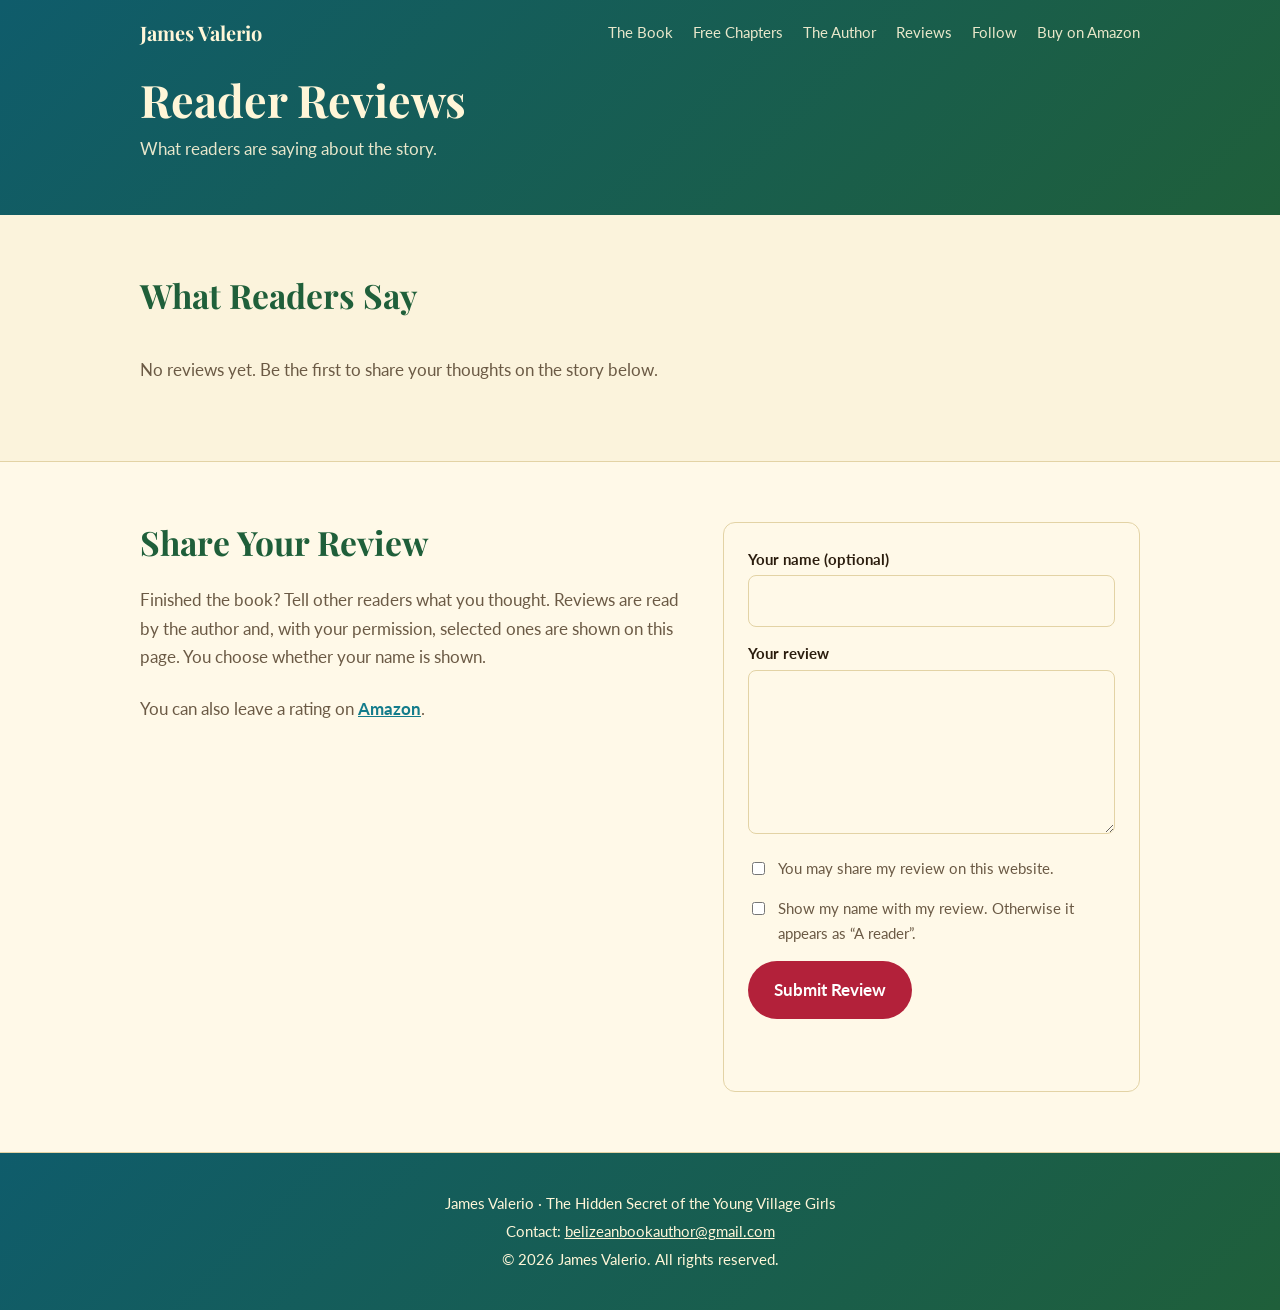
<file: reviews.html>
<!DOCTYPE html>
<html lang="en">
<head>
<meta charset="utf-8">
<meta name="viewport" content="width=device-width, initial-scale=1, viewport-fit=cover">
<title>Reader Reviews | The Hidden Secret of the Young Village Girls</title>
<meta name="description" content="Read what readers are saying about The Hidden Secret of the Young Village Girls by James Valerio, and share your own review.">
<link rel="icon" href="favicon.ico" sizes="any">
<link rel="icon" href="favicon.svg" type="image/svg+xml">
<link rel="icon" href="favicon-32.png" type="image/png" sizes="32x32">
<link rel="apple-touch-icon" href="apple-touch-icon.png">
<link rel="manifest" href="site.webmanifest">
<meta name="theme-color" content="#0F5C6B">
<link rel="canonical" href="https://abelizeannovel.pages.dev/reviews.html">
<meta property="og:site_name" content="James Valerio, Author">
<meta property="og:type" content="website">
<meta property="og:title" content="Reader Reviews | The Hidden Secret of the Young Village Girls">
<meta property="og:description" content="Read what readers are saying about The Hidden Secret of the Young Village Girls by James Valerio, and share your own review.">
<meta property="og:url" content="https://abelizeannovel.pages.dev/reviews.html">
<meta property="og:image" content="https://abelizeannovel.pages.dev/images/share.jpg">
<meta property="og:image:width" content="1200">
<meta property="og:image:height" content="630">
<meta property="og:image:alt" content="The Hidden Secret of the Young Village Girls by James Valerio, a Belizean novel">
<meta name="twitter:card" content="summary_large_image">
<meta name="twitter:title" content="Reader Reviews | The Hidden Secret of the Young Village Girls">
<meta name="twitter:description" content="Read what readers are saying about The Hidden Secret of the Young Village Girls by James Valerio, and share your own review.">
<meta name="twitter:image" content="https://abelizeannovel.pages.dev/images/share.jpg">
<link rel="preconnect" href="https://fonts.googleapis.com">
<link rel="preconnect" href="https://fonts.gstatic.com" crossorigin>
<link href="https://fonts.googleapis.com/css2?family=Playfair+Display:wght@600;700&family=Lato:wght@400;700&display=swap" rel="stylesheet">
<link rel="stylesheet" href="css/style.css">
</head>
<body>
<header>
  <div class="wrap">
    <div class="bar">
      <a class="brand" href="index.html">James Valerio</a>
      <nav>
        <a href="index.html#book">The Book</a>
        <a href="index.html#sample">Free Chapters</a>
        <a href="about.html">The Author</a>
        <a href="reviews.html">Reviews</a>
        <a href="index.html#follow">Follow</a>
        <a href="https://www.amazon.com/dp/B0HKVCFZZQ" target="_blank" rel="noopener">Buy on Amazon</a>
      </nav>
    </div>
    <div class="page-title">
      <h1>Reader Reviews</h1>
      <p>What readers are saying about the story.</p>
    </div>
  </div>
</header>

<section>
  <div class="wrap">
    <h2>What Readers Say</h2>
    <div class="reviews" data-reviews></div>
    <p class="empty" data-empty>No reviews yet. Be the first to share your thoughts on the story below.</p>
  </div>
</section>

<section class="ask" id="write">
  <div class="wrap two">
    <div>
      <h2>Share Your Review</h2>
      <p>Finished the book? Tell other readers what you thought. Reviews are read by the author and, with your permission, selected ones are shown on this page. You choose whether your name is shown.</p>
      <p>You can also leave a rating on <a class="link" href="https://www.amazon.com/dp/B0HKVCFZZQ" target="_blank" rel="noopener">Amazon</a>.</p>
    </div>
    <form class="fb card" data-reviews-form action="https://api.web3forms.com/submit" method="post" target="review-frame" data-ajax data-success="Thank you! Your review has been sent.">
      <input type="hidden" name="access_key" value="3a9a9c80-2a17-4bf0-b35a-da58129a3440">
      <input type="hidden" name="subject" value="New reader review: The Hidden Secret of the Young Village Girls">
      <input type="hidden" name="from_name" value="Author Website Reader Reviews">
      <input type="checkbox" name="botcheck" tabindex="-1" autocomplete="off" style="display:none">
      <label for="rv-name">Your name (optional)</label>
      <input type="text" id="rv-name" name="name">
      <label for="rv-msg">Your review</label>
      <textarea id="rv-msg" name="message" rows="5" required></textarea>
      <label class="check"><input type="checkbox" name="permission_to_publish" value="Yes"> You may share my review on this website.</label>
      <label class="check"><input type="checkbox" name="show_my_name" value="Yes"> Show my name with my review. Otherwise it appears as &ldquo;A reader&rdquo;.</label>
      <button class="btn p" type="submit">Submit Review</button>
      <p class="msg" role="status"></p>
    </form>
    <iframe name="review-frame" title="Review response" hidden></iframe>
  </div>
</section>

<footer>
  <div class="wrap">
    <p>James Valerio &middot; The Hidden Secret of the Young Village Girls</p>
    <p>Contact: <a href="mailto:belizeanbookauthor@gmail.com">belizeanbookauthor@gmail.com</a></p>
    <p>&copy; 2026 James Valerio. All rights reserved.</p>
  </div>
</footer>
<script src="js/config.js"></script>
<script src="js/reviews.js"></script>
<script src="js/main.js" defer></script>
</body>
</html>
</file>
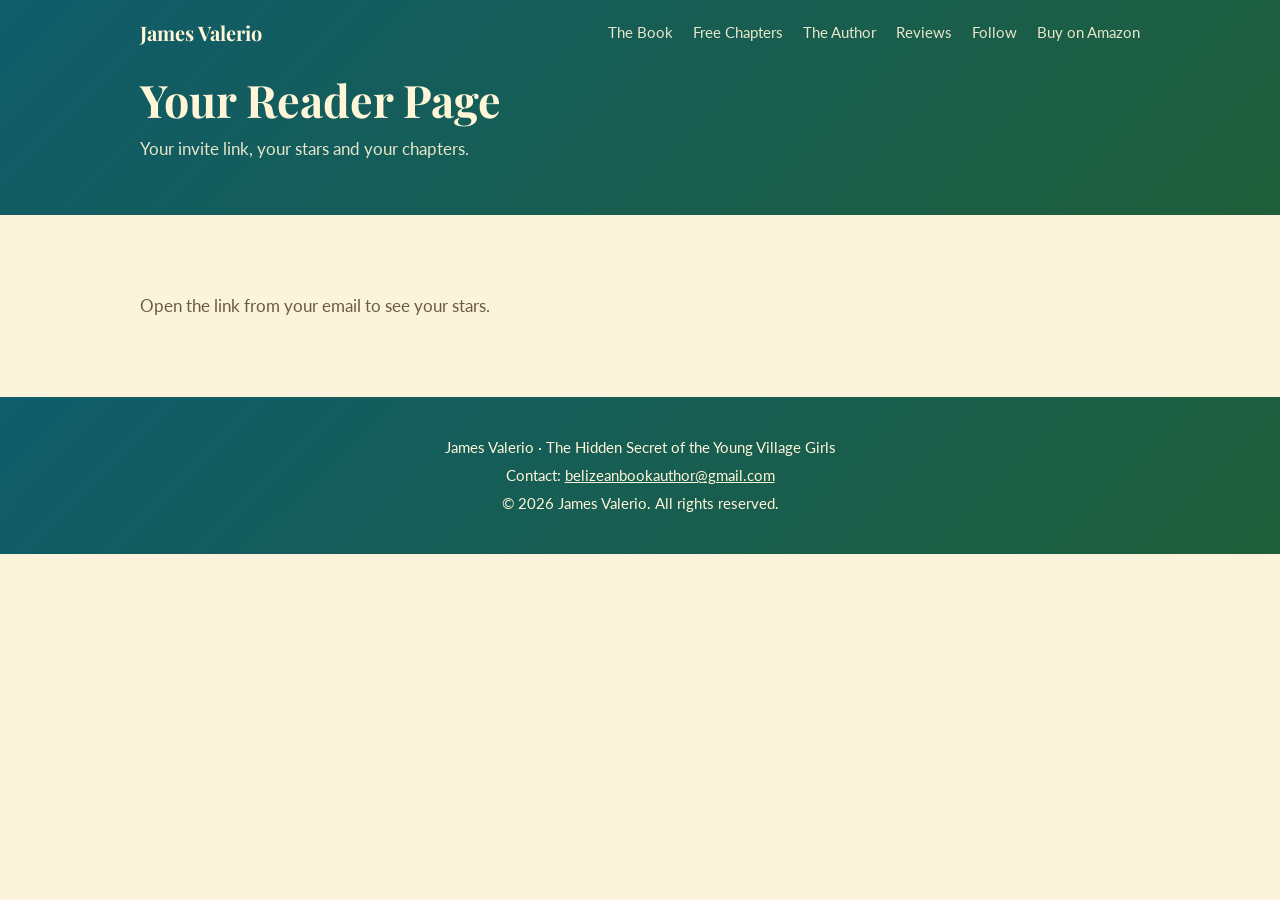
<file: stars.html>
<!DOCTYPE html>
<html lang="en">
<head>
<meta charset="utf-8">
<meta name="viewport" content="width=device-width, initial-scale=1, viewport-fit=cover">
<title>Your Stars | The Hidden Secret of the Young Village Girls</title>
<meta name="description" content="Your personal reader page.">
<meta name="robots" content="noindex, nofollow">
<link rel="icon" href="favicon.ico" sizes="any">
<link rel="icon" href="favicon.svg" type="image/svg+xml">
<link rel="icon" href="favicon-32.png" type="image/png" sizes="32x32">
<link rel="apple-touch-icon" href="apple-touch-icon.png">
<link rel="manifest" href="site.webmanifest">
<meta name="theme-color" content="#0F5C6B">
<link rel="preconnect" href="https://fonts.googleapis.com">
<link rel="preconnect" href="https://fonts.gstatic.com" crossorigin>
<link href="https://fonts.googleapis.com/css2?family=Playfair+Display:wght@600;700&family=Lato:wght@400;700&display=swap" rel="stylesheet">
<link rel="stylesheet" href="css/style.css">
</head>
<body>
<header>
  <div class="wrap">
    <div class="bar">
      <a class="brand" href="index.html">James Valerio</a>
      <nav>
        <a href="index.html#book">The Book</a>
        <a href="index.html#sample">Free Chapters</a>
        <a href="about.html">The Author</a>
        <a href="reviews.html">Reviews</a>
        <a href="index.html#follow">Follow</a>
        <a href="https://www.amazon.com/dp/B0HKVCFZZQ" target="_blank" rel="noopener">Buy on Amazon</a>
      </nav>
    </div>
    <div class="page-title">
      <h1>Your Reader Page</h1>
      <p>Your invite link, your stars and your chapters.</p>
    </div>
  </div>
</header>

<section>
  <div class="wrap" data-stars>
    <p class="empty" data-state>Checking your link&hellip;</p>
    <div class="stack" data-content hidden>
      <div class="card">
        <h3>You&rsquo;re in! Your chapters</h3>
        <p>Your email is confirmed. Share your invite link to earn stars: 10 stars unlock Chapter 1, and every 10 more unlock the next chapter, up to Chapter 4.</p>
        <ul class="chap-list" data-chapters></ul>
      </div>
      <div class="card">
        <h3>Your stars</h3>
        <p class="big"><span data-count>0</span> of <span data-needed>10</span></p>
        <div class="progress"><span data-bar></span></div>
        <p>Every friend who confirms their email through your link earns you one star. Chapter 1 unlocks at 10 stars, Chapter 2 at 20, Chapter 3 at 30 and Chapter 4 at 40.</p>
      </div>
      <div class="card">
        <h3>Your personal share link</h3>
        <p>Send it to friends and family. You get a star each time a friend confirms their email.</p>
        <div class="sharebox">
          <input type="text" readonly data-link aria-label="Your personal share link">
          <button class="btn p" type="button" data-copy>Copy link</button>
          <a class="btn alt" data-wa href="#" target="_blank" rel="noopener">Share on WhatsApp</a>
        </div>
        <p class="fine">Please share only your own link, and only with people who want it. Stars count once per confirmed email address.</p>
      </div>
    </div>
  </div>
</section>

<footer>
  <div class="wrap">
    <p>James Valerio &middot; The Hidden Secret of the Young Village Girls</p>
    <p>Contact: <a href="mailto:belizeanbookauthor@gmail.com">belizeanbookauthor@gmail.com</a></p>
    <p>&copy; 2026 James Valerio. All rights reserved.</p>
  </div>
</footer>
<script src="js/config.js"></script>
<script src="js/reviews.js"></script>
<script src="js/main.js" defer></script>
</body>
</html>
</file>
<file: css/style.css>
/* ==========================================================
   James Valerio | Author Website
   Main stylesheet
   ========================================================== */

:root {
  --bg: #FBF3DC;
  --surface: #FFF9E8;
  --text: #2B1D0E;
  --muted: #6B5A45;
  --green: #1F5F3A;
  --teal: #137C8B;
  --red: #B3213A;
  --gold: #E0B13F;
  --line: #E3D3A5;
  --hero1: #0F5C6B;
  --hero2: #1F5F3A;
  --on-hero: #FFF6D8;
  box-sizing: border-box;
  padding-top: env(safe-area-inset-top,0px);
  padding-bottom: env(safe-area-inset-bottom,0px);
}

@media (prefers-color-scheme:dark) {
  :root:not([data-theme="light"]) {
    --bg: #14201A;
    --surface: #1C2C24;
    --text: #F4E9C8;
    --muted: #C2B48F;
    --green: #7FD1A0;
    --teal: #6CC7D3;
    --red: #FF7A8E;
    --gold: #E8BE55;
    --line: #33473B;
    --hero1: #0A3B45;
    --hero2: #123D27;
  }
}

:root[data-theme="dark"] {
  --bg: #14201A;
  --surface: #1C2C24;
  --text: #F4E9C8;
  --muted: #C2B48F;
  --green: #7FD1A0;
  --teal: #6CC7D3;
  --red: #FF7A8E;
  --gold: #E8BE55;
  --line: #33473B;
  --hero1: #0A3B45;
  --hero2: #123D27;
}

html {
  scroll-padding-top: env(safe-area-inset-top,0px);
  scroll-behavior: smooth;
}

* {
  box-sizing: border-box;
}

body {
  margin: 0;
  background: var(--bg);
  color: var(--text);
  font-family: Lato,system-ui,sans-serif;
  line-height: 1.65;
  font-size: 17px;
}

h1,h2,h3 {
  font-family: 'Playfair Display',Georgia,serif;
  line-height: 1.2;
  margin: 0 0 .6em;
}

a {
  color: inherit;
}

.wrap {
  max-width: 1040px;
  margin: 0 auto;
  padding: 0 20px;
}

header {
  background: linear-gradient(135deg,var(--hero1),var(--hero2));
  color: var(--on-hero);
}

.bar {
  display: flex;
  flex-wrap: wrap;
  gap: 10px 22px;
  align-items: center;
  justify-content: space-between;
  padding: 16px 0;
}

.brand {
  font-family: 'Playfair Display',Georgia,serif;
  font-weight: 700;
  font-size: 1.25rem;
  text-decoration: none;
}

nav {
  display: flex;
  flex-wrap: wrap;
  gap: 6px 20px;
  font-size: .95rem;
}

nav a {
  text-decoration: none;
  opacity: .9;
}

nav a:hover {
  opacity: 1;
  text-decoration: underline;
}

.hero {
  display: grid;
  grid-template-columns: minmax(0,340px) 1fr;
  gap: 44px;
  align-items: center;
  padding: 34px 0 64px;
}

.cover {
  width: 100%;
  height: auto;
  border-radius: 6px;
  box-shadow: 0 22px 40px rgba(0,0,0,.45);
}

.kicker {
  color: var(--gold);
  letter-spacing: .14em;
  text-transform: uppercase;
  font-size: .8rem;
  font-weight: 700;
  margin: 0 0 10px;
}

.hero h1 {
  font-size: clamp(2rem,5vw,3.2rem);
}

.tag {
  font-family: 'Playfair Display',Georgia,serif;
  font-style: italic;
  color: var(--gold);
  font-size: 1.25rem;
  margin: 0 0 14px;
}

.hook {
  max-width: 34em;
  margin: 0 0 24px;
}

.btns {
  display: flex;
  flex-wrap: wrap;
  gap: 12px;
}

.btn {
  display: inline-block;
  padding: 13px 24px;
  border-radius: 999px;
  font-weight: 700;
  text-decoration: none;
  border: 2px solid transparent;
}

.btn.p {
  background: var(--red);
  color: #fff;
}

.btn.p:hover {
  filter: brightness(1.1);
}

.btn.s {
  border-color: var(--on-hero);
  color: var(--on-hero);
}

.btn.s:hover {
  background: rgba(255,255,255,.12);
}

.small {
  font-size: .9rem;
  opacity: .85;
  margin-top: 14px;
}

section {
  padding: 60px 0;
}

h2 {
  font-size: clamp(1.6rem,3.5vw,2.1rem);
  color: var(--green);
}

.center {
  text-align: center;
}

.chips {
  display: flex;
  flex-wrap: wrap;
  gap: 10px;
  margin-top: 22px;
}

.chip {
  background: var(--surface);
  border: 1px solid var(--line);
  border-radius: 999px;
  padding: 6px 16px;
  font-size: .92rem;
  color: var(--muted);
}

.two {
  display: grid;
  grid-template-columns: 1.3fr 1fr;
  gap: 40px;
  align-items: start;
}

.card {
  background: var(--surface);
  border: 1px solid var(--line);
  border-radius: 12px;
  padding: 24px;
}

.card h3 {
  color: var(--teal);
  font-size: 1.15rem;
}

.card ul {
  list-style: none;
  margin: 0;
  padding: 0;
}

.card li {
  padding: 8px 0;
  border-bottom: 1px solid var(--line);
  display: flex;
  justify-content: space-between;
  gap: 16px;
  font-size: .96rem;
}

.card li:last-child {
  border: 0;
}

.card li span {
  color: var(--muted);
}

.ask {
  background: var(--surface);
  border-top: 1px solid var(--line);
  border-bottom: 1px solid var(--line);
}

.ask blockquote {
  margin: 0 auto 14px;
  max-width: 34em;
  font-family: 'Playfair Display',Georgia,serif;
  font-style: italic;
  font-size: clamp(1.15rem,2.6vw,1.5rem);
  color: var(--red);
}

.ask p {
  color: var(--muted);
  max-width: 34em;
  margin: 24px auto 0;
}

.link {
  color: var(--teal);
  font-weight: 700;
}

footer {
  background: linear-gradient(135deg,var(--hero1),var(--hero2));
  color: var(--on-hero);
  padding: 34px 0;
  text-align: center;
  font-size: .92rem;
}

footer p {
  margin: 4px 0;
}

@media (max-width:760px) {
  .hero,.two {
    grid-template-columns: 1fr;
  }
  .hero {
    gap: 28px;
    padding-bottom: 48px;
  }
  .cover {
    max-width: 270px;
    margin: 0 auto;
    display: block;
  }
  .hero {
    text-align: center;
  }
  .hook {
    margin-left: auto;
    margin-right: auto;
  }
  .btns {
    justify-content: center;
  }
  section {
    padding: 44px 0;
  }
}


/* ---------- Read a sample ---------- */
.excerpt {
  background: var(--surface);
  border-left: 4px solid var(--red);
  border-radius: 0 12px 12px 0;
  margin: 22px 0 26px;
  padding: 22px 26px;
  font-family: 'Playfair Display', Georgia, serif;
  font-style: italic;
  color: var(--muted);
}

/* ---------- Follow the story ---------- */
.follow {
  background: linear-gradient(135deg, var(--hero1), var(--hero2));
  color: var(--on-hero);
  text-align: center;
}

.follow h2 {
  color: var(--on-hero);
}

.follow > .wrap > p {
  max-width: 34em;
  margin: 0 auto 24px;
}

.signup {
  display: flex;
  flex-wrap: wrap;
  gap: 10px;
  justify-content: center;
  max-width: 520px;
  margin: 0 auto;
}

.signup input[type="email"] {
  flex: 1 1 240px;
  padding: 13px 18px;
  border: 2px solid transparent;
  border-radius: 999px;
  background: #fff;
  color: #2B1D0E;
  font: inherit;
}

.signup .btn,
form.fb .btn {
  cursor: pointer;
  font: inherit;
  font-weight: 700;
}

.msg {
  flex-basis: 100%;
  min-height: 1.4em;
  margin: 6px 0 0;
  font-weight: 700;
}

.note {
  margin-top: 8px;
  font-size: .85rem;
  opacity: .85;
}

.social {
  display: flex;
  flex-wrap: wrap;
  gap: 10px;
  justify-content: center;
  margin-top: 28px;
}

.social a {
  border: 2px solid var(--on-hero);
  border-radius: 999px;
  padding: 8px 20px;
  color: var(--on-hero);
  font-size: .92rem;
  font-weight: 700;
  text-decoration: none;
}

.social a:hover {
  background: rgba(255, 255, 255, .14);
}

/* ---------- Reader feedback ---------- */
form.fb label {
  display: block;
  margin: 0 0 4px;
  font-size: .92rem;
  font-weight: 700;
}

form.fb input[type=text],
form.fb textarea {
  width: 100%;
  margin-bottom: 14px;
  padding: 11px 14px;
  border: 1px solid var(--line);
  border-radius: 8px;
  background: var(--surface);
  color: var(--text);
  font: inherit;
}

form.fb label.check {
  display: flex;
  gap: 10px;
  align-items: flex-start;
  margin-bottom: 16px;
  color: var(--muted);
  font-weight: 400;
}

form.fb label.check input {
  margin-top: 6px;
}

.reactions p {
  margin: 0;
  color: var(--muted);
}

footer a {
  color: inherit;
}

/* ---------- Inner pages ---------- */
.page-title {
  padding: 8px 0 52px;
}

.page-title h1 {
  margin: 0 0 8px;
  color: var(--on-hero);
  font-size: clamp(2rem, 5vw, 2.8rem);
}

.page-title p {
  max-width: 34em;
  margin: 0;
  opacity: .9;
}

.about {
  display: grid;
  grid-template-columns: minmax(0, 340px) 1fr;
  gap: 48px;
  align-items: start;
}

.about h2 {
  margin-top: 1.4em;
}

.about h2:first-child,
.about > div > h2:first-child {
  margin-top: 0;
}

.portrait {
  width: 100%;
  height: auto;
  border-radius: 12px;
  box-shadow: 0 14px 30px rgba(0, 0, 0, .25);
}

.creds {
  margin: 0 0 1em;
  padding: 0;
  list-style: none;
}

.creds li {
  padding: 9px 0;
  border-bottom: 1px solid var(--line);
  font-weight: 700;
}

.creds span {
  display: block;
  color: var(--muted);
  font-size: .92rem;
  font-weight: 400;
}

.pull {
  margin: 28px 0;
  padding: 22px 26px;
  border-left: 4px solid var(--red);
  border-radius: 0 12px 12px 0;
  background: var(--surface);
  color: var(--green);
  font-family: 'Playfair Display', Georgia, serif;
  font-size: 1.3rem;
  font-style: italic;
}

.ask .pull {
  max-width: 34em;
  margin: 0 auto 20px;
  text-align: left;
}

.btn.alt {
  border-color: var(--green);
  color: var(--green);
}

.btn.alt:hover {
  background: var(--surface);
}

.btnrow {
  display: flex;
  flex-wrap: wrap;
  gap: 12px;
  margin-top: 20px;
}

/* ---------- Reviews ---------- */
.reviews {
  display: grid;
  grid-template-columns: repeat(auto-fit, minmax(260px, 1fr));
  gap: 20px;
  margin-top: 24px;
}

.review {
  margin: 0;
  padding: 22px;
  border: 1px solid var(--line);
  border-radius: 12px;
  background: var(--surface);
}

.review p {
  margin: 0 0 12px;
  font-style: italic;
}

.review .who {
  color: var(--teal);
  font-size: .92rem;
  font-weight: 700;
}

.empty {
  color: var(--muted);
}

.ask.text-left {
  text-align: left;
}

@media (max-width: 760px) {
  .about {
    grid-template-columns: 1fr;
  }

  .portrait {
    max-width: 300px;
  }
}

/* ---------- Chapter reading page ---------- */
.chapter {
  max-width: 36em;
  margin: 0 auto;
  font-family: Georgia, 'Times New Roman', serif;
  font-size: 1.15rem;
  line-height: 1.9;
}

.chapter p {
  margin: 0 0 1.1em;
}

.chapter .text-msg {
  margin: 0 0 1.1em 1em;
  padding-left: 14px;
  border-left: 3px solid var(--teal);
  color: var(--muted);
  font-style: italic;
}

.chapter .end {
  margin-top: 2em;
  color: var(--muted);
  font-size: .95rem;
  text-align: center;
  letter-spacing: .12em;
  text-transform: uppercase;
}

.illus {
  margin: 1.6em auto;
  text-align: center;
}

.illus img {
  max-width: 100%;
  height: auto;
  border-radius: 8px;
  box-shadow: 0 10px 24px rgba(0, 0, 0, .25);
}

.ask .lead {
  max-width: 34em;
  margin: 0 auto 8px;
}

.center-row {
  justify-content: center;
}

.fine {
  max-width: 34em;
  margin: 22px auto 0;
  color: var(--muted);
  font-size: .85rem;
}

.steps {
  margin: 0 0 1em;
  padding-left: 1.2em;
}

.steps li {
  padding: 4px 0;
}

/* ---------- Referral stars ---------- */
.signup label.check {
  display: flex;
  flex-basis: 100%;
  gap: 10px;
  align-items: flex-start;
  color: var(--muted);
  font-size: .9rem;
  text-align: left;
}

.signup label.check input {
  margin-top: 5px;
}

.ref-note {
  margin: 0 0 14px;
  color: var(--green);
  font-weight: 700;
}

.big {
  margin: 0;
  color: var(--green);
  font-family: 'Playfair Display', Georgia, serif;
  font-size: 2.4rem;
  line-height: 1.1;
}

.progress {
  height: 14px;
  margin: 12px 0 8px;
  overflow: hidden;
  border-radius: 999px;
  background: var(--line);
}

.progress span {
  display: block;
  width: 0;
  height: 100%;
  background: linear-gradient(90deg, var(--gold), var(--red));
  transition: width .6s;
}

.sharebox {
  display: flex;
  flex-wrap: wrap;
  gap: 10px;
  margin: 14px 0;
}

.sharebox input {
  flex: 1 1 260px;
  padding: 11px 14px;
  border: 1px solid var(--line);
  border-radius: 8px;
  background: var(--surface);
  color: var(--text);
  font: inherit;
}

.sharebox button {
  cursor: pointer;
  font: inherit;
  font-weight: 700;
}

.stack > .card + .card {
  margin-top: 20px;
}

/* ---------- Private chapters ---------- */
.watermark {
  position: fixed;
  inset: 0;
  z-index: 50;
  background-repeat: repeat;
  pointer-events: none;
}

.chapter .thought {
  margin-left: 1em;
  color: var(--muted);
  font-style: italic;
}

.chap-list {
  margin: 14px 0 0;
  padding: 0;
  list-style: none;
}

.chap-list li {
  display: flex;
  gap: 12px;
  align-items: center;
  justify-content: space-between;
  padding: 12px 0;
  border-bottom: 1px solid var(--line);
}

.chap-list li:last-child {
  border: 0;
}

.chap-list .lock {
  color: var(--muted);
  font-size: .92rem;
  text-align: right;
}

.chap-list .btn {
  padding: 8px 20px;
}

/* ---------- Milestone banner (About page) ---------- */
.milestone {
  padding-top: 20px;
}

.milestone .lead-in {
  max-width: 40em;
}

.banner {
  margin: 24px 0 0;
}

.banner a {
  display: block;
}

.banner img {
  display: block;
  width: 100%;
  height: auto;
  border-radius: 14px;
  box-shadow: 0 16px 36px rgba(0, 0, 0, .28);
}

.banner figcaption {
  margin-top: 12px;
  color: var(--muted);
  font-size: .88rem;
  text-align: center;
}
</file>
